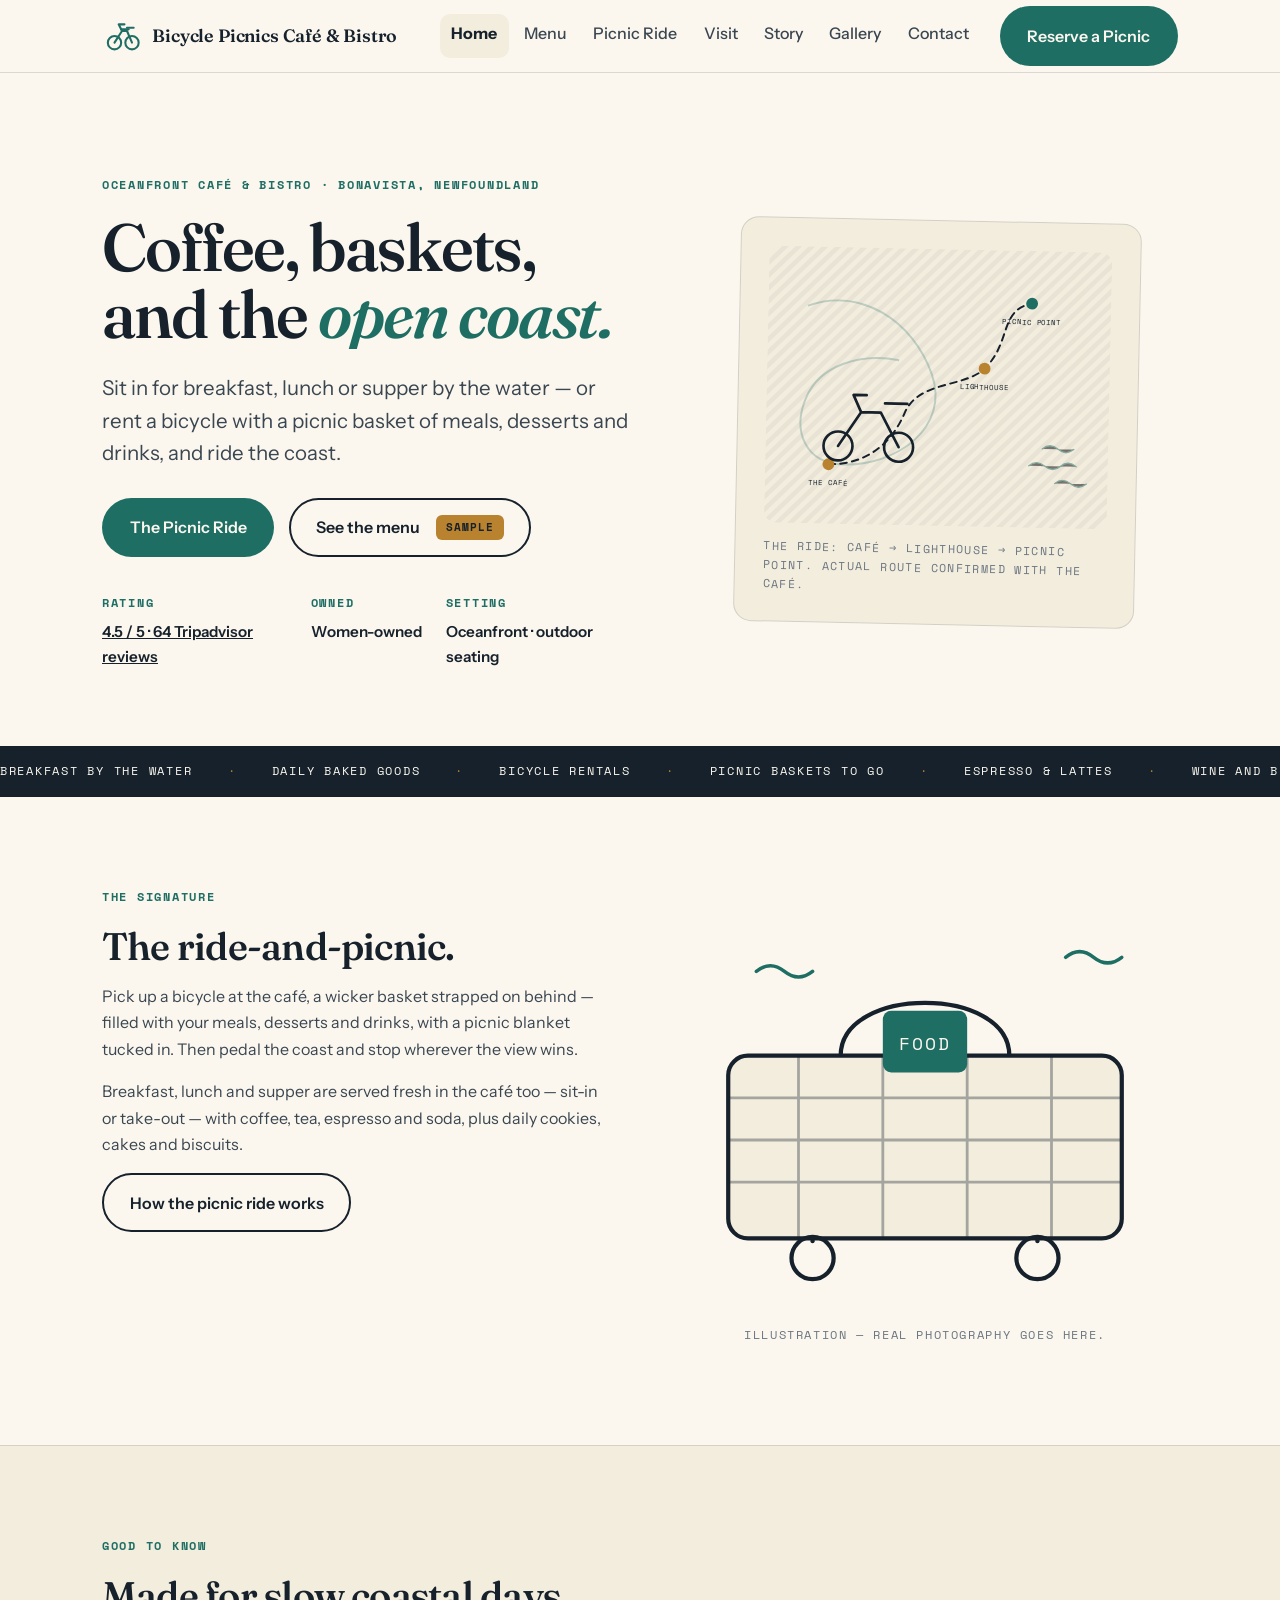
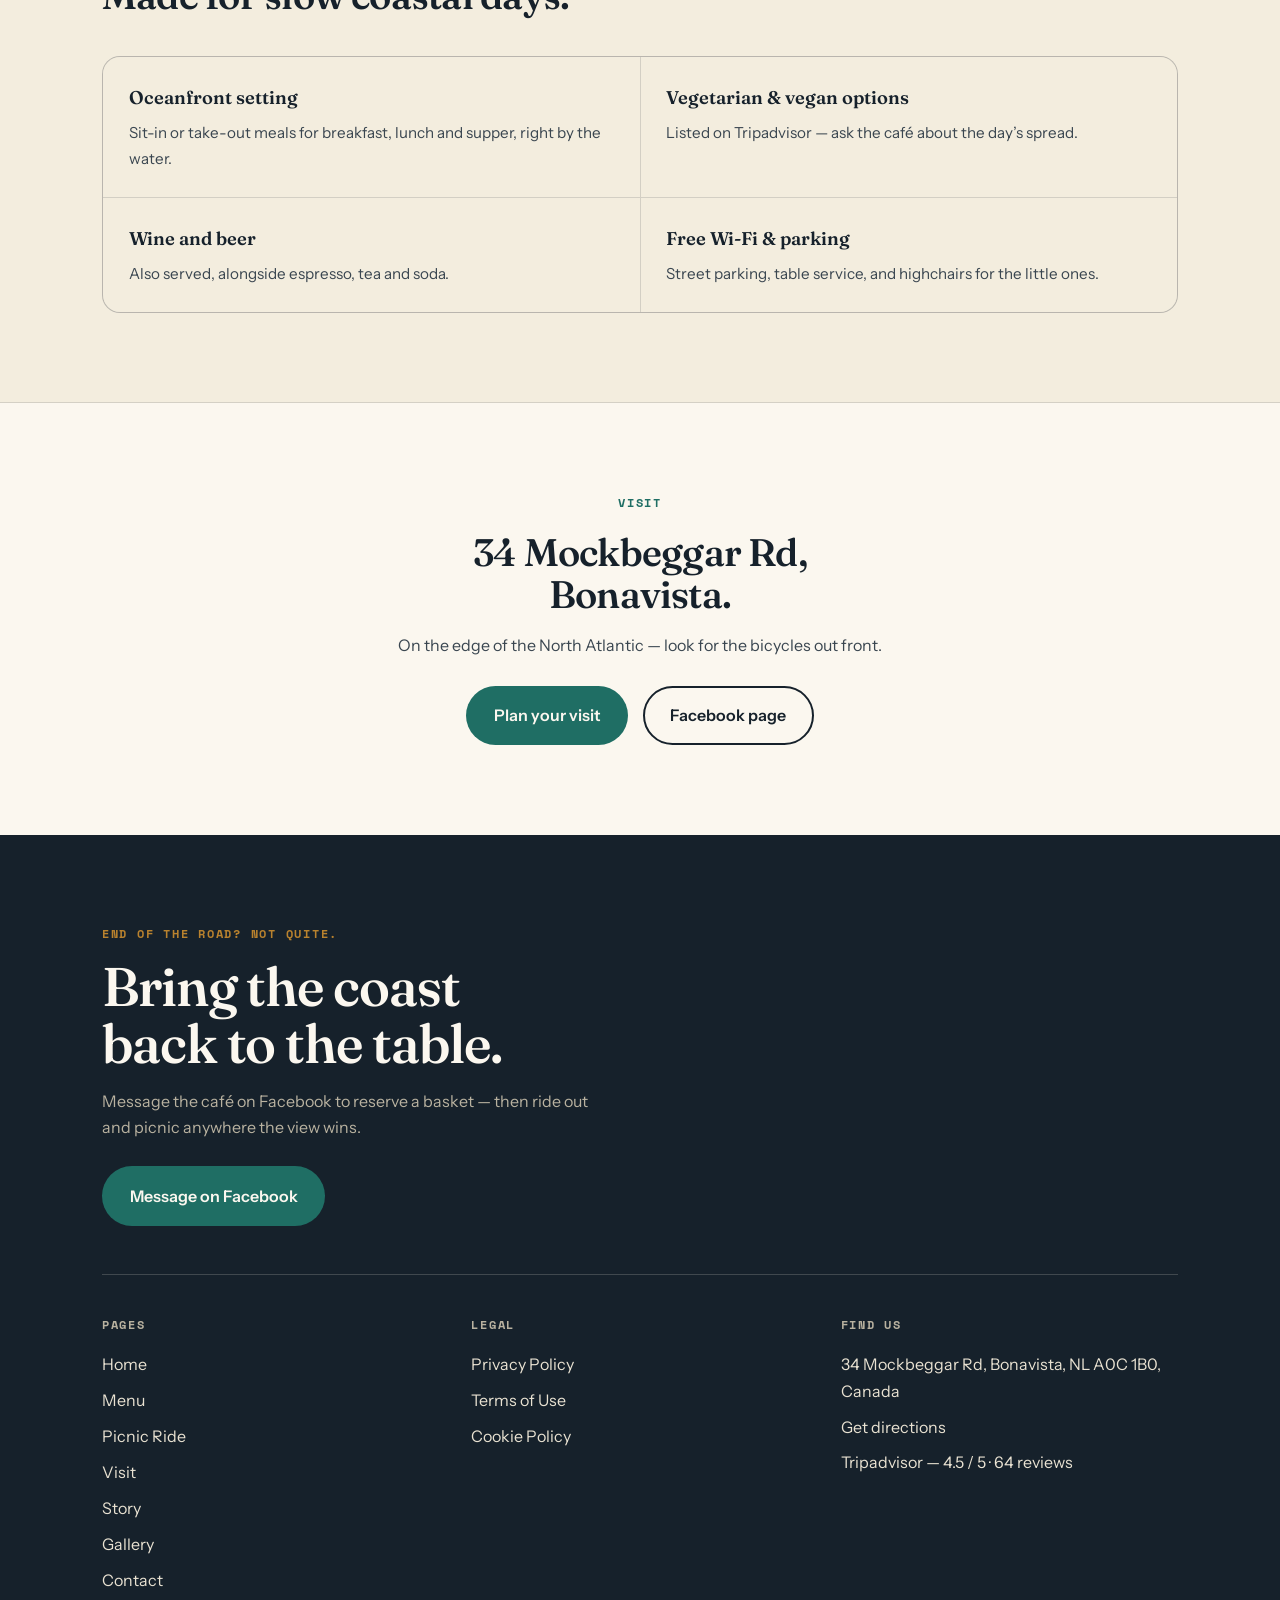
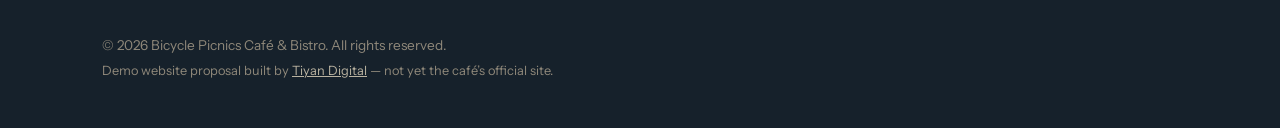
<file: index.html>
<!DOCTYPE html>
<html lang="en-CA" class="no-js">
<head>
<meta charset="utf-8">
<meta name="viewport" content="width=device-width, initial-scale=1">
<title>Oceanfront Café & Bistro in Bonavista, NL — Bicycle Picnics Café & Bistro</title>
<meta name="description" content="Coffee, baskets, and the open coast. Sit in for breakfast, lunch or supper by the water — or rent a bicycle with a picnic basket and ride the coast.">
<meta property="og:title" content="Oceanfront Café & Bistro in Bonavista, NL — Bicycle Picnics Café & Bistro">
<meta property="og:description" content="Coffee, baskets, and the open coast. Sit in for breakfast, lunch or supper by the water — or rent a bicycle with a picnic basket and ride the coast.">
<meta property="og:type" content="website">
<meta name="theme-color" content="#fbf7ef">
<link rel="icon" href="data:image/svg+xml,<svg xmlns='http://www.w3.org/2000/svg' viewBox='0 0 48 48'><circle cx='15' cy='32' r='8' fill='none' stroke='%231f6e64' stroke-width='4'/><circle cx='36' cy='32' r='8' fill='none' stroke='%231f6e64' stroke-width='4'/><path d='M15 32 24 18h6l6 14' fill='none' stroke='%231f6e64' stroke-width='4' stroke-linecap='round'/></svg>">
<link rel="preconnect" href="https://fonts.googleapis.com"><link rel="preconnect" href="https://fonts.gstatic.com" crossorigin><link href="https://fonts.googleapis.com/css2?family=Fraunces:ital,opsz,wght@0,9..144,300..700;1,9..144,300..700&family=Instrument+Sans:ital,wght@0,400..700;1,400..700&family=Space+Mono:wght@400;700&display=swap" rel="stylesheet">
<link rel="stylesheet" href="styles.css">

</head>
<body>
<a class="skip" href="#main">Skip to content</a>
<header class="site-head">
  <div class="wrap head-in">
    <a class="brand" href="index.html" aria-label="Bicycle Picnics Café & Bistro — home">
      <svg class="mark" viewBox="0 0 48 48" fill="none" aria-hidden="true">
<circle cx="15" cy="32" r="8" stroke="currentColor" stroke-width="2.5"/>
<circle cx="36" cy="32" r="8" stroke="currentColor" stroke-width="2.5"/>
<path d="M15 32 24 18h6l6 14M24 18l-4-8h7" stroke="currentColor" stroke-width="2.5" stroke-linecap="round" stroke-linejoin="round"/>
<path d="M23 16h9" stroke="currentColor" stroke-width="2.5" stroke-linecap="round"/>
<path d="M30 14h8" stroke="currentColor" stroke-width="2.5" stroke-linecap="round"/>
</svg>
      <span class="brand-word">Bicycle Picnics Café & Bistro</span>
    </a>
    <button class="nav-toggle" aria-expanded="false" aria-controls="site-nav" aria-label="Open menu">
      <span></span><span></span><span></span>
    </button>
    <nav id="site-nav" class="site-nav" aria-label="Primary">
      <ul><li><a href="index.html" class="nav-link is-active" aria-current="page">Home</a></li><li><a href="menu.html" class="nav-link">Menu</a></li><li><a href="picnic.html" class="nav-link">Picnic Ride</a></li><li><a href="visit.html" class="nav-link">Visit</a></li><li><a href="story.html" class="nav-link">Story</a></li><li><a href="gallery.html" class="nav-link">Gallery</a></li><li><a href="contact.html" class="nav-link">Contact</a></li></ul>
      <a class="btn btn-primary nav-cta" href="contact.html">Reserve a Picnic</a>
    </nav>
  </div>
</header>
<main id="main">

<section class="hero">
  <div class="wrap hero-grid">
    <div class="hero-copy">
      <p class="eyebrow mono reveal">Oceanfront café &amp; bistro · Bonavista, Newfoundland</p>
      <h1 class="h-display reveal-mask"><span class="line"><span>Coffee, baskets,</span></span><span class="line"><span>and the <em>open coast.</em></span></span></h1>
      <p class="lede reveal">Sit in for breakfast, lunch or supper by the water — or rent a bicycle with a picnic basket of meals, desserts and drinks, and ride the coast.</p>
      <div class="cta-row reveal">
        <a class="btn btn-primary" href="picnic.html">The Picnic Ride</a>
        <a class="btn btn-ghost" href="menu.html">See the menu <span class="sample-badge" title="Placeholder content — confirm with the café">SAMPLE</span></a>
      </div>
      <dl class="trust-strip reveal">
        <div><dt class="mono">Rating</dt><dd><a href="https://www.TripAdvisor.ca/Restaurant_Review-g499186-d14901459-Reviews-Bicycle_Picnics_Cafe_Bistro-Bonavista_Newfoundland_Newfoundland_and_Labrador.html" target="_blank" rel="noopener">4.5 / 5 · 64 Tripadvisor reviews</a></dd></div>
        <div><dt class="mono">Owned</dt><dd>Women-owned</dd></div>
        <div><dt class="mono">Setting</dt><dd>Oceanfront · outdoor seating</dd></div>
      </dl>
    </div>
    <div class="hero-media reveal">
      <figure class="route-card">
        <svg class="route-svg" viewBox="0 0 520 420" role="img" aria-label="Illustrated coastal route: the café, the lighthouse, and the picnic point">
  <defs>
    <pattern id="weave" width="14" height="14" patternUnits="userSpaceOnUse" patternTransform="rotate(45)">
      <rect width="14" height="14" fill="none"/>
      <rect width="7" height="14" fill="currentColor" opacity="0.05"/>
    </pattern>
  </defs>
  <rect x="0" y="0" width="520" height="420" fill="url(#weave)" rx="18"/>
  <path d="M60,90 C140,60 220,110 250,190 C280,270 200,330 120,330 C60,330 40,280 60,230 C80,180 140,160 200,170"
        fill="none" stroke="#1f6e64" stroke-width="3" opacity="0.25"/>
  <path class="route-path" d="M96,330 C150,330 190,300 210,250 C230,200 300,210 330,180 C370,140 350,90 400,80"
        fill="none" stroke="#16212b" stroke-width="3" stroke-dasharray="10 8" stroke-linecap="round"/>
  <g class="wp"><circle cx="96" cy="330" r="9" fill="#b9822e"/><text x="96" y="362" text-anchor="middle" class="wp-label">THE CAFÉ</text></g>
  <g class="wp"><circle cx="330" cy="180" r="9" fill="#b9822e"/><text x="330" y="212" text-anchor="middle" class="wp-label">LIGHTHOUSE</text></g>
  <g class="wp"><circle cx="400" cy="80" r="9" fill="#1f6e64"/><text x="400" y="112" text-anchor="middle" class="wp-label">PICNIC POINT</text></g>
  <g class="wave-lines" stroke="#1f6e64" stroke-width="2" opacity="0.5" stroke-linecap="round">
    <path d="M420,300 q12,-10 24,0 t24,0"/><path d="M400,326 q12,-10 24,0 t24,0 t24,0"/>
    <path d="M440,352 q12,-10 24,0 t24,0"/>
  </g>
  <g class="bike-ico" transform="translate(-70,52)" stroke="#16212b" stroke-width="4" fill="none" stroke-linecap="round" stroke-linejoin="round">
    <circle cx="180" cy="250" r="22"/><circle cx="272" cy="250" r="22"/>
    <path d="M180 250 214 198h30l28 52M214 198l-12-26h20M250 184h34"/>
  </g>
</svg>
        <figcaption class="mono">The ride: café → lighthouse → picnic point. Actual route confirmed with the café.</figcaption>
      </figure>
    </div>
  </div>
</section>

<div class="marquee" aria-hidden="true">
  <div class="marquee-track mono">
    <span>Breakfast by the water</span><i>·</i><span>Daily baked goods</span><i>·</i><span>Bicycle rentals</span><i>·</i><span>Picnic baskets to go</span><i>·</i><span>Espresso &amp; lattes</span><i>·</i><span>Wine and beer</span><i>·</i>
    <span>Breakfast by the water</span><i>·</i><span>Daily baked goods</span><i>·</i><span>Bicycle rentals</span><i>·</i><span>Picnic baskets to go</span><i>·</i><span>Espresso &amp; lattes</span><i>·</i><span>Wine and beer</span><i>·</i>
  </div>
</div>

<section class="section">
  <div class="wrap split">
    <div>
      <p class="eyebrow mono">The signature</p>
      <h2 class="h2">The ride-and-picnic.</h2>
      <p class="body">Pick up a bicycle at the café, a wicker basket strapped on behind — filled with your meals, desserts and drinks, with a picnic blanket tucked in. Then pedal the coast and stop wherever the view wins.</p>
      <p class="body">Breakfast, lunch and supper are served fresh in the café too — sit-in or take-out — with coffee, tea, espresso and soda, plus daily cookies, cakes and biscuits.</p>
      <a class="btn btn-ghost" href="picnic.html">How the picnic ride works</a>
    </div>
    <div class="basket-art" aria-hidden="true">
      <svg viewBox="0 0 360 300" class="art">
        <rect x="40" y="120" width="280" height="130" rx="14" fill="#f3edde" stroke="#16212b" stroke-width="3"/>
        <g stroke="#16212b" stroke-width="2" opacity="0.35">
          <line x1="40" y1="150" x2="320" y2="150"/><line x1="40" y1="180" x2="320" y2="180"/>
          <line x1="40" y1="210" x2="320" y2="210"/>
          <line x1="90" y1="120" x2="90" y2="250"/><line x1="150" y1="120" x2="150" y2="250"/>
          <line x1="210" y1="120" x2="210" y2="250"/><line x1="270" y1="120" x2="270" y2="250"/>
        </g>
        <path d="M120,120 C120,70 240,70 240,120" fill="none" stroke="#16212b" stroke-width="3"/>
        <rect x="150" y="88" width="60" height="44" rx="6" fill="#1f6e64"/>
        <text x="180" y="116" text-anchor="middle" class="art-label" fill="#fbf7ef">FOOD</text>
        <g stroke="#16212b" stroke-width="3" fill="none" stroke-linecap="round">
          <circle cx="100" cy="264" r="15"/><circle cx="260" cy="264" r="15"/>
          <line x1="100" y1="250" x2="100" y2="252"/><line x1="260" y1="250" x2="260" y2="252"/>
        </g>
        <path d="M60,60 q10,-8 20,0 t20,0" stroke="#1f6e64" stroke-width="2.5" fill="none" stroke-linecap="round"/>
        <path d="M280,50 q10,-8 20,0 t20,0" stroke="#1f6e64" stroke-width="2.5" fill="none" stroke-linecap="round"/>
      </svg>
      <p class="mono art-cap">Illustration — real photography goes here.</p>
    </div>
  </div>
</section>

<section class="section alt">
  <div class="wrap">
    <p class="eyebrow mono">Good to know</p>
    <h2 class="h2">Made for slow coastal days.</h2>
    <ul class="fact-grid">
      <li><span class="fact-h">Oceanfront setting</span><span class="fact-b">Sit-in or take-out meals for breakfast, lunch and supper, right by the water.</span></li>
      <li><span class="fact-h">Vegetarian &amp; vegan options</span><span class="fact-b">Listed on Tripadvisor — ask the café about the day’s spread.</span></li>
      <li><span class="fact-h">Wine and beer</span><span class="fact-b">Also served, alongside espresso, tea and soda.</span></li>
      <li><span class="fact-h">Free Wi-Fi &amp; parking</span><span class="fact-b">Street parking, table service, and highchairs for the little ones.</span></li>
    </ul>
  </div>
</section>

<section class="section">
  <div class="wrap center-narrow">
    <p class="eyebrow mono">Visit</p>
    <h2 class="h2">34 Mockbeggar Rd,<br>Bonavista.</h2>
    <p class="body center">On the edge of the North Atlantic — look for the bicycles out front.</p>
    <div class="cta-row center">
      <a class="btn btn-primary" href="visit.html">Plan your visit</a>
      <a class="btn btn-ghost" href="https://www.facebook.com/bonavistapicnicscafe/" target="_blank" rel="noopener">Facebook page</a>
    </div>
  </div>
</section>

</main>
<footer class="site-foot">
  <div class="wrap">
    <p class="foot-kicker mono">End of the road? Not quite.</p>
    <h2 class="foot-h">Bring the coast<br>back to the table.</h2>
    <p class="foot-sub">Message the café on Facebook to reserve a basket — then ride out and picnic anywhere the view wins.</p>
    <a class="btn btn-primary" href="https://www.facebook.com/bonavistapicnicscafe/" target="_blank" rel="noopener">Message on Facebook</a>
    <div class="foot-grid">
      <div>
        <p class="mono foot-h4">Pages</p>
        <ul class="foot-links">
          <li><a href="index.html">Home</a></li><li><a href="menu.html">Menu</a></li><li><a href="picnic.html">Picnic Ride</a></li><li><a href="visit.html">Visit</a></li><li><a href="story.html">Story</a></li><li><a href="gallery.html">Gallery</a></li><li><a href="contact.html">Contact</a></li>
        </ul>
      </div>
      <div>
        <p class="mono foot-h4">Legal</p>
        <ul class="foot-links">
          <li><a href="privacy.html">Privacy Policy</a></li>
          <li><a href="terms.html">Terms of Use</a></li>
          <li><a href="cookies.html">Cookie Policy</a></li>
        </ul>
      </div>
      <div>
        <p class="mono foot-h4">Find us</p>
        <ul class="foot-links">
          <li>34 Mockbeggar Rd, Bonavista, NL A0C 1B0, Canada</li>
          <li><a href="https://www.google.com/maps/search/?api=1&query=34+Mockbeggar+Rd,+Bonavista,+NL" target="_blank" rel="noopener">Get directions</a></li>
          <li><a href="https://www.TripAdvisor.ca/Restaurant_Review-g499186-d14901459-Reviews-Bicycle_Picnics_Cafe_Bistro-Bonavista_Newfoundland_Newfoundland_and_Labrador.html" target="_blank" rel="noopener">Tripadvisor — 4.5 / 5 · 64 reviews</a></li>
        </ul>
      </div>
    </div>
    <p class="foot-note">© 2026 Bicycle Picnics Café & Bistro. All rights reserved.<br>
    <span class="demo-note">Demo website proposal built by <a href="https://tiyandegital.com">Tiyan Digital</a> — not yet the café’s official site.</span></p>
  </div>
</footer>
<script src="script.js"></script>
</body>
</html>
<!-- deploy-trigger: initial production deployment -->
</file>
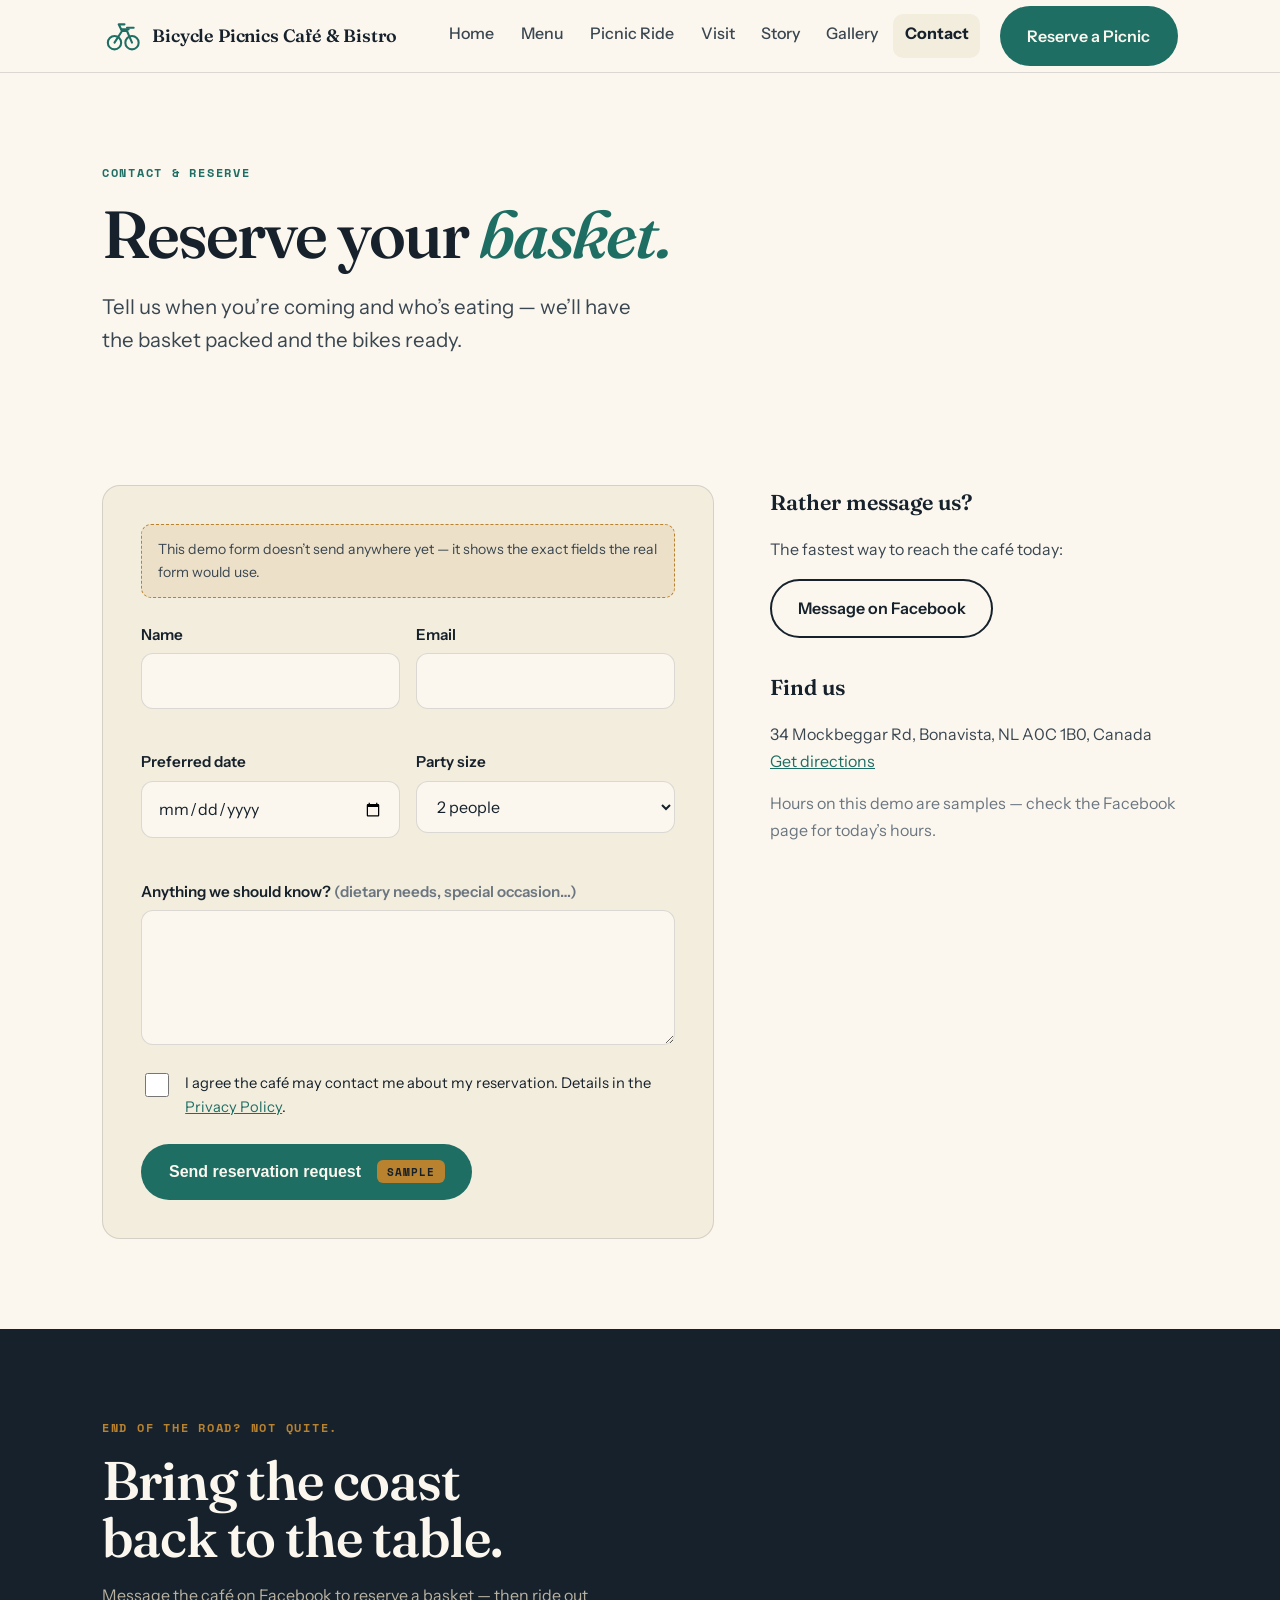
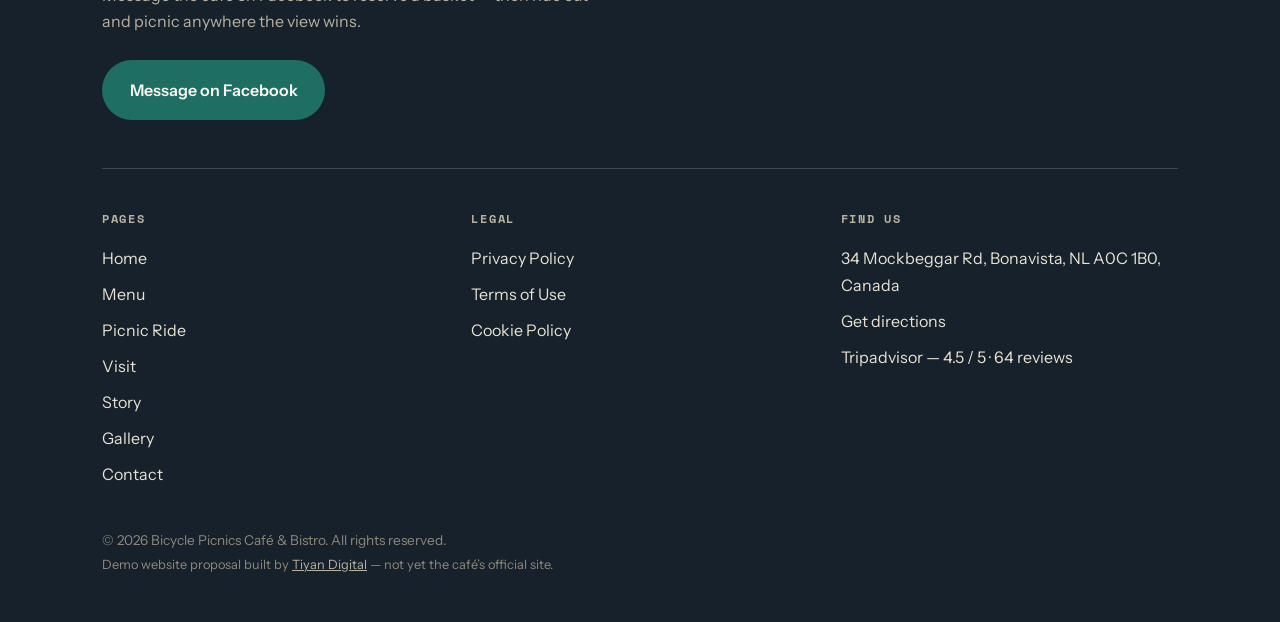
<file: contact.html>
<!DOCTYPE html>
<html lang="en-CA" class="no-js">
<head>
<meta charset="utf-8">
<meta name="viewport" content="width=device-width, initial-scale=1">
<title>Contact & Reserve — Bicycle Picnics Café & Bistro</title>
<meta name="description" content="Reserve a picnic basket or bicycle, ask a question, or just say hello. Message us on Facebook or send the form.">
<meta property="og:title" content="Contact & Reserve — Bicycle Picnics Café & Bistro">
<meta property="og:description" content="Reserve a picnic basket or bicycle, ask a question, or just say hello. Message us on Facebook or send the form.">
<meta property="og:type" content="website">
<meta name="theme-color" content="#fbf7ef">
<link rel="icon" href="data:image/svg+xml,<svg xmlns='http://www.w3.org/2000/svg' viewBox='0 0 48 48'><circle cx='15' cy='32' r='8' fill='none' stroke='%231f6e64' stroke-width='4'/><circle cx='36' cy='32' r='8' fill='none' stroke='%231f6e64' stroke-width='4'/><path d='M15 32 24 18h6l6 14' fill='none' stroke='%231f6e64' stroke-width='4' stroke-linecap='round'/></svg>">
<link rel="preconnect" href="https://fonts.googleapis.com"><link rel="preconnect" href="https://fonts.gstatic.com" crossorigin><link href="https://fonts.googleapis.com/css2?family=Fraunces:ital,opsz,wght@0,9..144,300..700;1,9..144,300..700&family=Instrument+Sans:ital,wght@0,400..700;1,400..700&family=Space+Mono:wght@400;700&display=swap" rel="stylesheet">
<link rel="stylesheet" href="styles.css">

</head>
<body>
<a class="skip" href="#main">Skip to content</a>
<header class="site-head">
  <div class="wrap head-in">
    <a class="brand" href="index.html" aria-label="Bicycle Picnics Café & Bistro — home">
      <svg class="mark" viewBox="0 0 48 48" fill="none" aria-hidden="true">
<circle cx="15" cy="32" r="8" stroke="currentColor" stroke-width="2.5"/>
<circle cx="36" cy="32" r="8" stroke="currentColor" stroke-width="2.5"/>
<path d="M15 32 24 18h6l6 14M24 18l-4-8h7" stroke="currentColor" stroke-width="2.5" stroke-linecap="round" stroke-linejoin="round"/>
<path d="M23 16h9" stroke="currentColor" stroke-width="2.5" stroke-linecap="round"/>
<path d="M30 14h8" stroke="currentColor" stroke-width="2.5" stroke-linecap="round"/>
</svg>
      <span class="brand-word">Bicycle Picnics Café & Bistro</span>
    </a>
    <button class="nav-toggle" aria-expanded="false" aria-controls="site-nav" aria-label="Open menu">
      <span></span><span></span><span></span>
    </button>
    <nav id="site-nav" class="site-nav" aria-label="Primary">
      <ul><li><a href="index.html" class="nav-link">Home</a></li><li><a href="menu.html" class="nav-link">Menu</a></li><li><a href="picnic.html" class="nav-link">Picnic Ride</a></li><li><a href="visit.html" class="nav-link">Visit</a></li><li><a href="story.html" class="nav-link">Story</a></li><li><a href="gallery.html" class="nav-link">Gallery</a></li><li><a href="contact.html" class="nav-link is-active" aria-current="page">Contact</a></li></ul>
      <a class="btn btn-primary nav-cta" href="contact.html">Reserve a Picnic</a>
    </nav>
  </div>
</header>
<main id="main">

<section class="section page-top">
  <div class="wrap">
    <p class="eyebrow mono">Contact &amp; reserve</p>
    <h1 class="h-display">Reserve your <em>basket.</em></h1>
    <p class="lede">Tell us when you’re coming and who’s eating — we’ll have the basket packed and the bikes ready.</p>
  </div>
</section>
<section class="section">
  <div class="wrap contact-grid">
    <form class="cform" id="reserve-form" novalidate>
      <p class="form-note">This demo form doesn’t send anywhere yet — it shows the exact fields the real form would use.</p>
      <div class="frow">
        <div class="field"><label for="fname">Name</label><input id="fname" name="name" type="text" autocomplete="name" required><span class="err" id="e-fname"></span></div>
        <div class="field"><label for="femail">Email</label><input id="femail" name="email" type="email" autocomplete="email" required><span class="err" id="e-femail"></span></div>
      </div>
      <div class="frow">
        <div class="field"><label for="fdate">Preferred date</label><input id="fdate" name="date" type="date" required><span class="err" id="e-fdate"></span></div>
        <div class="field"><label for="fparty">Party size</label>
          <select id="fparty" name="party"><option>2 people</option><option>3–4 people</option><option>5+ people</option></select></div>
      </div>
      <div class="field"><label for="fmsg">Anything we should know? <span class="quiet">(dietary needs, special occasion…)</span></label>
        <textarea id="fmsg" name="message" rows="4"></textarea></div>
      <div class="field consent">
        <input type="checkbox" id="fconsent" required>
        <label for="fconsent">I agree the café may contact me about my reservation. Details in the <a href="privacy.html">Privacy Policy</a>.</label>
        <span class="err" id="e-fconsent"></span>
      </div>
      <button class="btn btn-primary" type="submit">Send reservation request <span class="sample-badge" title="Placeholder content — confirm with the café">SAMPLE</span></button>
      <p class="form-ok" id="form-ok" role="status" hidden>Thanks — in the live site this would send your request to the café.</p>
    </form>
    <aside class="contact-side">
      <h2 class="h3">Rather message us?</h2>
      <p class="body">The fastest way to reach the café today:</p>
      <a class="btn btn-ghost" href="https://www.facebook.com/bonavistapicnicscafe/" target="_blank" rel="noopener">Message on Facebook</a>
      <h2 class="h3" style="margin-top:2rem">Find us</h2>
      <p class="body">34 Mockbeggar Rd, Bonavista, NL A0C 1B0, Canada<br><a href="https://www.google.com/maps/search/?api=1&query=34+Mockbeggar+Rd,+Bonavista,+NL" target="_blank" rel="noopener">Get directions</a></p>
      <p class="body quiet">Hours on this demo are samples — check the Facebook page for today’s hours.</p>
    </aside>
  </div>
</section>

</main>
<footer class="site-foot">
  <div class="wrap">
    <p class="foot-kicker mono">End of the road? Not quite.</p>
    <h2 class="foot-h">Bring the coast<br>back to the table.</h2>
    <p class="foot-sub">Message the café on Facebook to reserve a basket — then ride out and picnic anywhere the view wins.</p>
    <a class="btn btn-primary" href="https://www.facebook.com/bonavistapicnicscafe/" target="_blank" rel="noopener">Message on Facebook</a>
    <div class="foot-grid">
      <div>
        <p class="mono foot-h4">Pages</p>
        <ul class="foot-links">
          <li><a href="index.html">Home</a></li><li><a href="menu.html">Menu</a></li><li><a href="picnic.html">Picnic Ride</a></li><li><a href="visit.html">Visit</a></li><li><a href="story.html">Story</a></li><li><a href="gallery.html">Gallery</a></li><li><a href="contact.html">Contact</a></li>
        </ul>
      </div>
      <div>
        <p class="mono foot-h4">Legal</p>
        <ul class="foot-links">
          <li><a href="privacy.html">Privacy Policy</a></li>
          <li><a href="terms.html">Terms of Use</a></li>
          <li><a href="cookies.html">Cookie Policy</a></li>
        </ul>
      </div>
      <div>
        <p class="mono foot-h4">Find us</p>
        <ul class="foot-links">
          <li>34 Mockbeggar Rd, Bonavista, NL A0C 1B0, Canada</li>
          <li><a href="https://www.google.com/maps/search/?api=1&query=34+Mockbeggar+Rd,+Bonavista,+NL" target="_blank" rel="noopener">Get directions</a></li>
          <li><a href="https://www.TripAdvisor.ca/Restaurant_Review-g499186-d14901459-Reviews-Bicycle_Picnics_Cafe_Bistro-Bonavista_Newfoundland_Newfoundland_and_Labrador.html" target="_blank" rel="noopener">Tripadvisor — 4.5 / 5 · 64 reviews</a></li>
        </ul>
      </div>
    </div>
    <p class="foot-note">© 2026 Bicycle Picnics Café & Bistro. All rights reserved.<br>
    <span class="demo-note">Demo website proposal built by <a href="https://tiyandegital.com">Tiyan Digital</a> — not yet the café’s official site.</span></p>
  </div>
</footer>
<script src="script.js"></script>
</body>
</html>
</file>
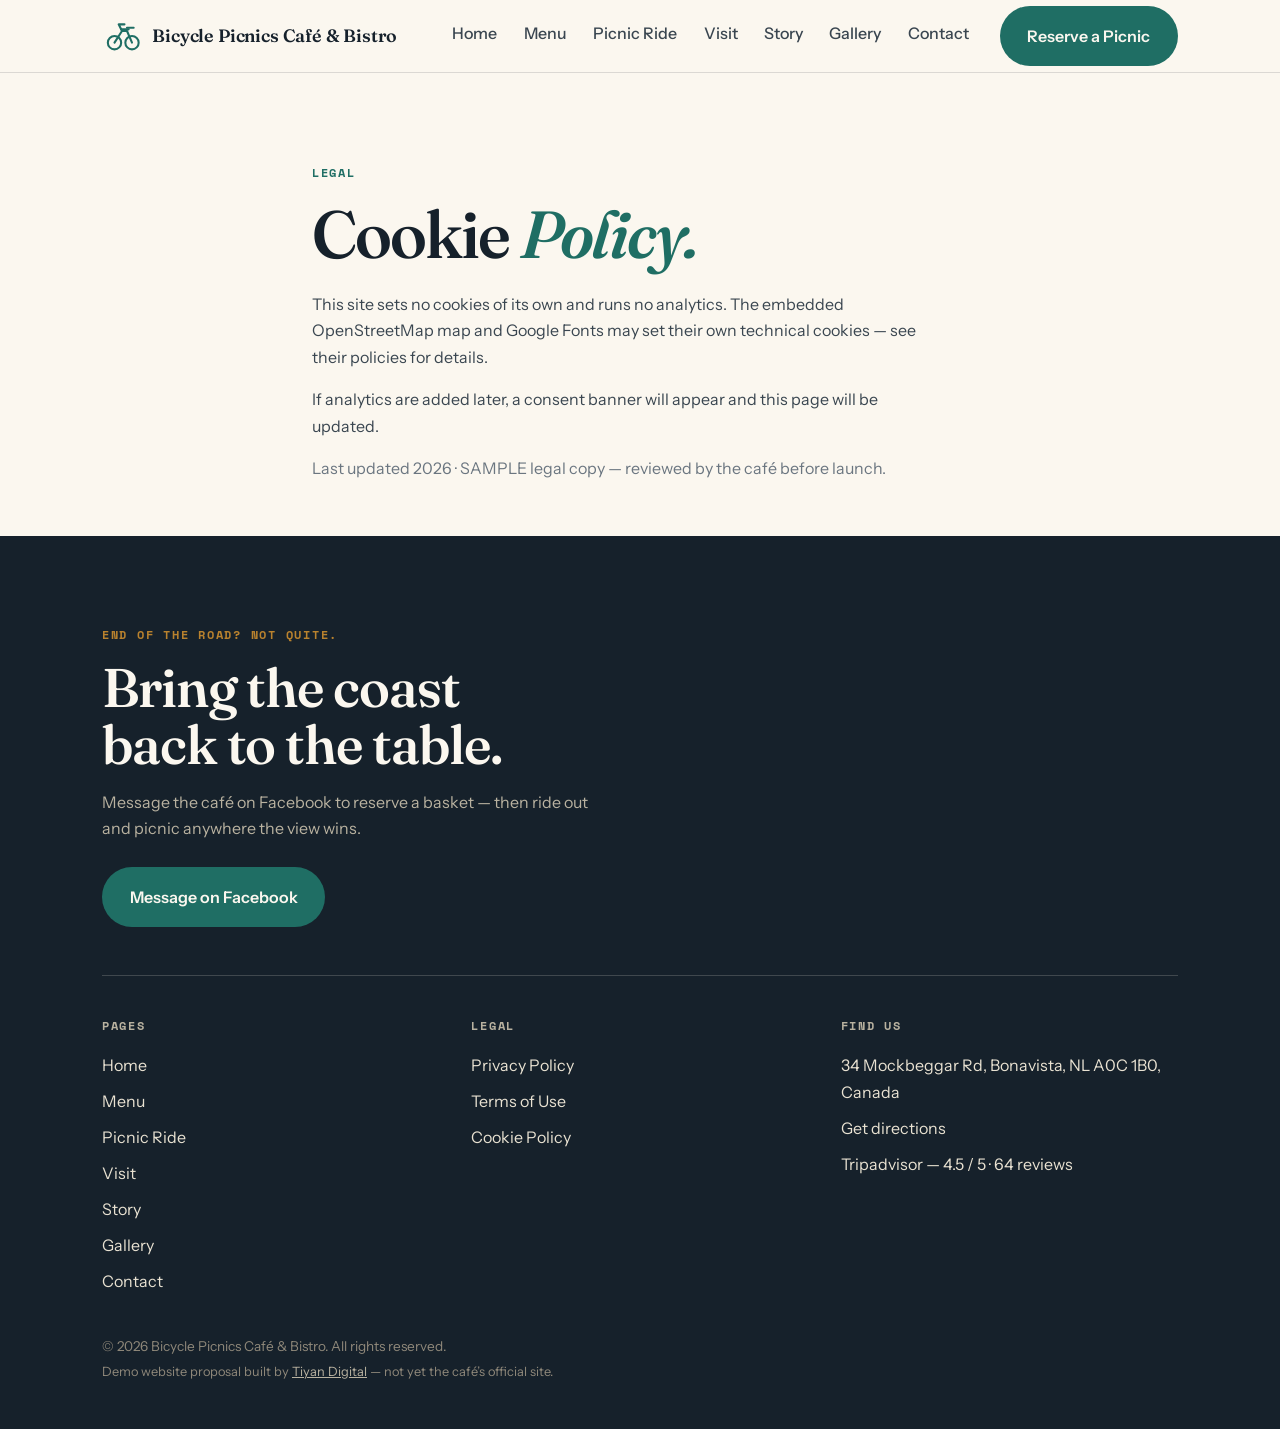
<file: cookies.html>
<!DOCTYPE html>
<html lang="en-CA" class="no-js">
<head>
<meta charset="utf-8">
<meta name="viewport" content="width=device-width, initial-scale=1">
<title>Cookie Policy — Bicycle Picnics Café & Bistro</title>
<meta name="description" content="Cookie policy for the café website.">
<meta property="og:title" content="Cookie Policy — Bicycle Picnics Café & Bistro">
<meta property="og:description" content="Cookie policy for the café website.">
<meta property="og:type" content="website">
<meta name="theme-color" content="#fbf7ef">
<link rel="icon" href="data:image/svg+xml,<svg xmlns='http://www.w3.org/2000/svg' viewBox='0 0 48 48'><circle cx='15' cy='32' r='8' fill='none' stroke='%231f6e64' stroke-width='4'/><circle cx='36' cy='32' r='8' fill='none' stroke='%231f6e64' stroke-width='4'/><path d='M15 32 24 18h6l6 14' fill='none' stroke='%231f6e64' stroke-width='4' stroke-linecap='round'/></svg>">
<link rel="preconnect" href="https://fonts.googleapis.com"><link rel="preconnect" href="https://fonts.gstatic.com" crossorigin><link href="https://fonts.googleapis.com/css2?family=Fraunces:ital,opsz,wght@0,9..144,300..700;1,9..144,300..700&family=Instrument+Sans:ital,wght@0,400..700;1,400..700&family=Space+Mono:wght@400;700&display=swap" rel="stylesheet">
<link rel="stylesheet" href="styles.css">

</head>
<body>
<a class="skip" href="#main">Skip to content</a>
<header class="site-head">
  <div class="wrap head-in">
    <a class="brand" href="index.html" aria-label="Bicycle Picnics Café & Bistro — home">
      <svg class="mark" viewBox="0 0 48 48" fill="none" aria-hidden="true">
<circle cx="15" cy="32" r="8" stroke="currentColor" stroke-width="2.5"/>
<circle cx="36" cy="32" r="8" stroke="currentColor" stroke-width="2.5"/>
<path d="M15 32 24 18h6l6 14M24 18l-4-8h7" stroke="currentColor" stroke-width="2.5" stroke-linecap="round" stroke-linejoin="round"/>
<path d="M23 16h9" stroke="currentColor" stroke-width="2.5" stroke-linecap="round"/>
<path d="M30 14h8" stroke="currentColor" stroke-width="2.5" stroke-linecap="round"/>
</svg>
      <span class="brand-word">Bicycle Picnics Café & Bistro</span>
    </a>
    <button class="nav-toggle" aria-expanded="false" aria-controls="site-nav" aria-label="Open menu">
      <span></span><span></span><span></span>
    </button>
    <nav id="site-nav" class="site-nav" aria-label="Primary">
      <ul><li><a href="index.html" class="nav-link">Home</a></li><li><a href="menu.html" class="nav-link">Menu</a></li><li><a href="picnic.html" class="nav-link">Picnic Ride</a></li><li><a href="visit.html" class="nav-link">Visit</a></li><li><a href="story.html" class="nav-link">Story</a></li><li><a href="gallery.html" class="nav-link">Gallery</a></li><li><a href="contact.html" class="nav-link">Contact</a></li></ul>
      <a class="btn btn-primary nav-cta" href="contact.html">Reserve a Picnic</a>
    </nav>
  </div>
</header>
<main id="main">

<section class="section page-top"><div class="wrap narrow">
<p class="eyebrow mono">Legal</p><h1 class="h-display">Cookie <em>Policy.</em></h1>
<p class="body">This site sets no cookies of its own and runs no analytics. The embedded OpenStreetMap map and Google Fonts may set their own technical cookies — see their policies for details.</p>
<p class="body">If analytics are added later, a consent banner will appear and this page will be updated.</p>
<p class="body quiet">Last updated 2026 · SAMPLE legal copy — reviewed by the café before launch.</p>
</div></section>
</main>
<footer class="site-foot">
  <div class="wrap">
    <p class="foot-kicker mono">End of the road? Not quite.</p>
    <h2 class="foot-h">Bring the coast<br>back to the table.</h2>
    <p class="foot-sub">Message the café on Facebook to reserve a basket — then ride out and picnic anywhere the view wins.</p>
    <a class="btn btn-primary" href="https://www.facebook.com/bonavistapicnicscafe/" target="_blank" rel="noopener">Message on Facebook</a>
    <div class="foot-grid">
      <div>
        <p class="mono foot-h4">Pages</p>
        <ul class="foot-links">
          <li><a href="index.html">Home</a></li><li><a href="menu.html">Menu</a></li><li><a href="picnic.html">Picnic Ride</a></li><li><a href="visit.html">Visit</a></li><li><a href="story.html">Story</a></li><li><a href="gallery.html">Gallery</a></li><li><a href="contact.html">Contact</a></li>
        </ul>
      </div>
      <div>
        <p class="mono foot-h4">Legal</p>
        <ul class="foot-links">
          <li><a href="privacy.html">Privacy Policy</a></li>
          <li><a href="terms.html">Terms of Use</a></li>
          <li><a href="cookies.html">Cookie Policy</a></li>
        </ul>
      </div>
      <div>
        <p class="mono foot-h4">Find us</p>
        <ul class="foot-links">
          <li>34 Mockbeggar Rd, Bonavista, NL A0C 1B0, Canada</li>
          <li><a href="https://www.google.com/maps/search/?api=1&query=34+Mockbeggar+Rd,+Bonavista,+NL" target="_blank" rel="noopener">Get directions</a></li>
          <li><a href="https://www.TripAdvisor.ca/Restaurant_Review-g499186-d14901459-Reviews-Bicycle_Picnics_Cafe_Bistro-Bonavista_Newfoundland_Newfoundland_and_Labrador.html" target="_blank" rel="noopener">Tripadvisor — 4.5 / 5 · 64 reviews</a></li>
        </ul>
      </div>
    </div>
    <p class="foot-note">© 2026 Bicycle Picnics Café & Bistro. All rights reserved.<br>
    <span class="demo-note">Demo website proposal built by <a href="https://tiyandegital.com">Tiyan Digital</a> — not yet the café’s official site.</span></p>
  </div>
</footer>
<script src="script.js"></script>
</body>
</html>
</file>
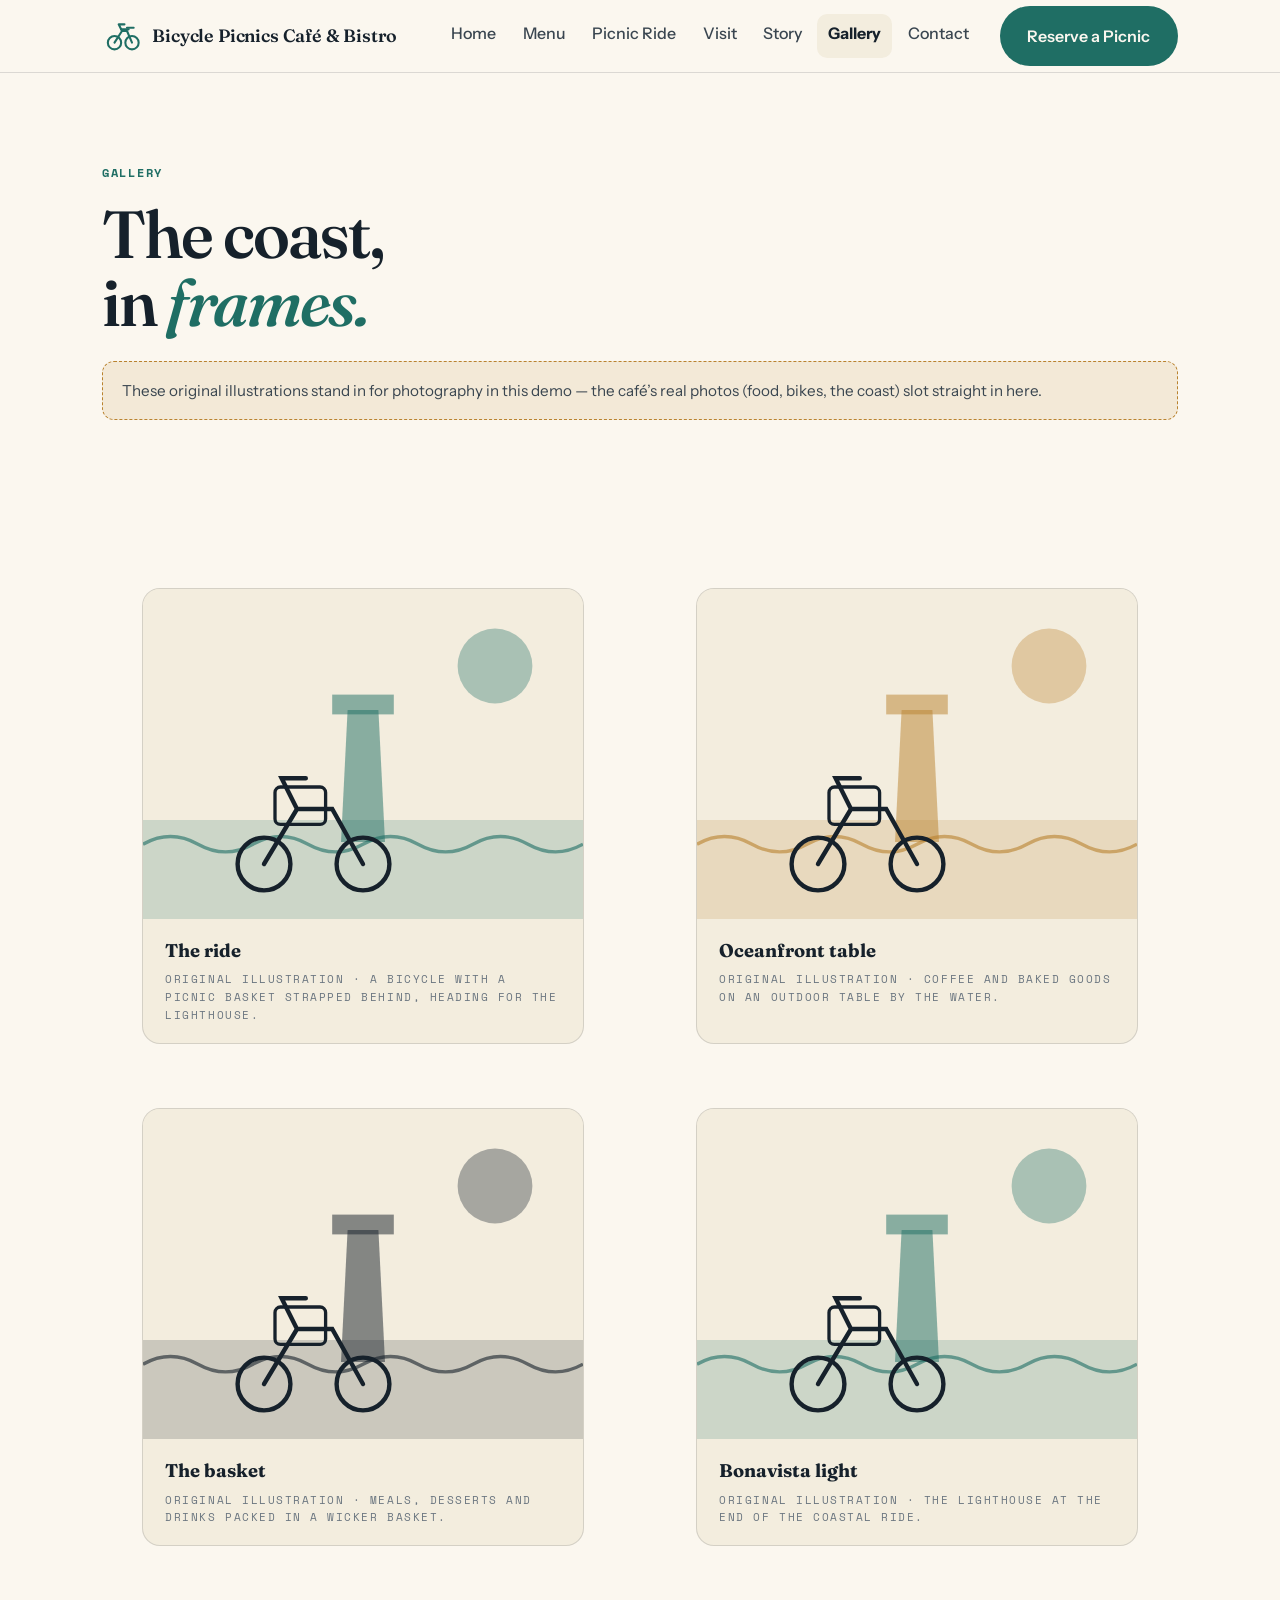
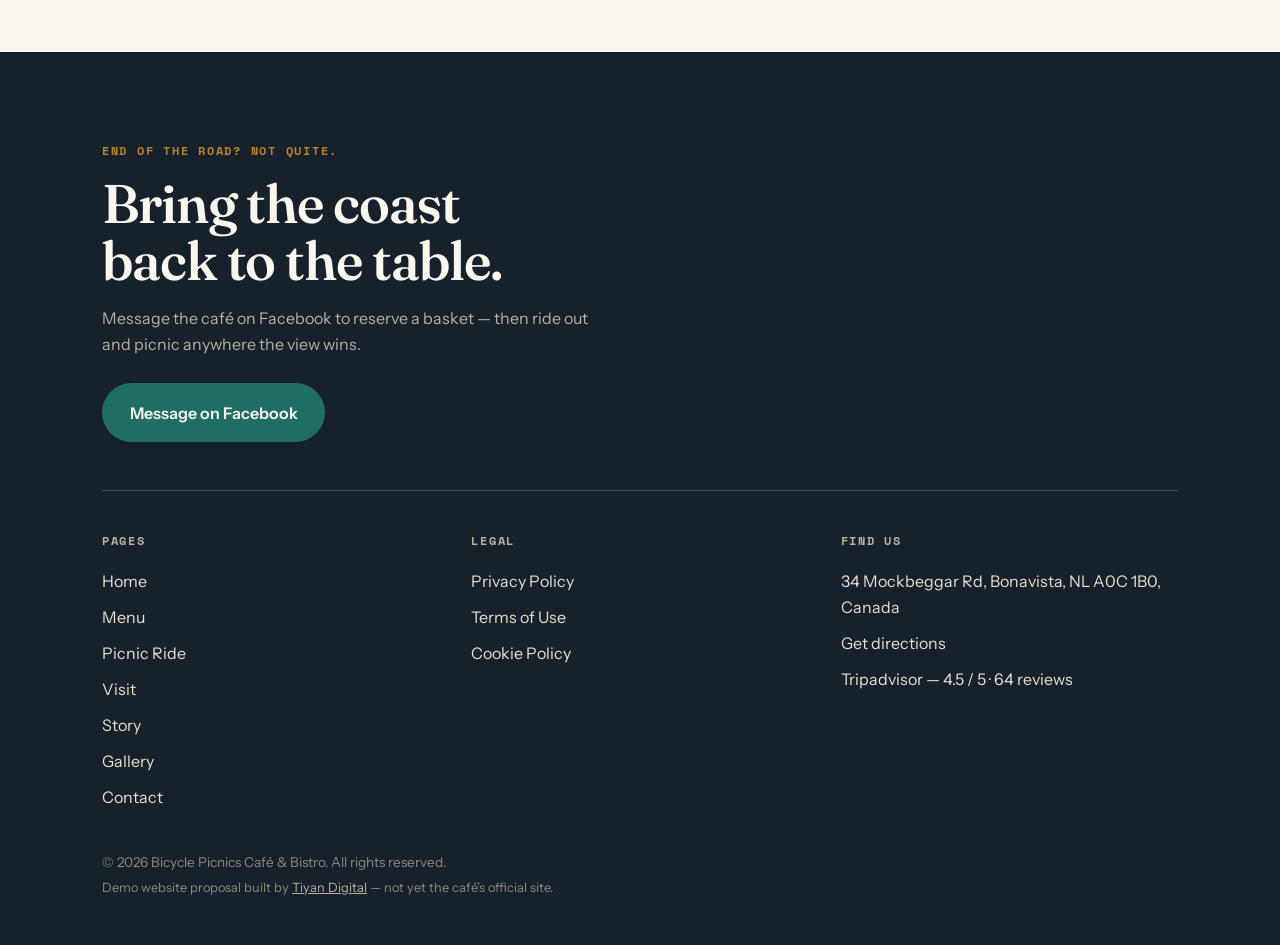
<file: gallery.html>
<!DOCTYPE html>
<html lang="en-CA" class="no-js">
<head>
<meta charset="utf-8">
<meta name="viewport" content="width=device-width, initial-scale=1">
<title>Gallery — Bicycle Picnics Café & Bistro</title>
<meta name="description" content="Snapshots of the café, the coast, and the picnic ride. Illustrations stand in for real photography.">
<meta property="og:title" content="Gallery — Bicycle Picnics Café & Bistro">
<meta property="og:description" content="Snapshots of the café, the coast, and the picnic ride. Illustrations stand in for real photography.">
<meta property="og:type" content="website">
<meta name="theme-color" content="#fbf7ef">
<link rel="icon" href="data:image/svg+xml,<svg xmlns='http://www.w3.org/2000/svg' viewBox='0 0 48 48'><circle cx='15' cy='32' r='8' fill='none' stroke='%231f6e64' stroke-width='4'/><circle cx='36' cy='32' r='8' fill='none' stroke='%231f6e64' stroke-width='4'/><path d='M15 32 24 18h6l6 14' fill='none' stroke='%231f6e64' stroke-width='4' stroke-linecap='round'/></svg>">
<link rel="preconnect" href="https://fonts.googleapis.com"><link rel="preconnect" href="https://fonts.gstatic.com" crossorigin><link href="https://fonts.googleapis.com/css2?family=Fraunces:ital,opsz,wght@0,9..144,300..700;1,9..144,300..700&family=Instrument+Sans:ital,wght@0,400..700;1,400..700&family=Space+Mono:wght@400;700&display=swap" rel="stylesheet">
<link rel="stylesheet" href="styles.css">

</head>
<body>
<a class="skip" href="#main">Skip to content</a>
<header class="site-head">
  <div class="wrap head-in">
    <a class="brand" href="index.html" aria-label="Bicycle Picnics Café & Bistro — home">
      <svg class="mark" viewBox="0 0 48 48" fill="none" aria-hidden="true">
<circle cx="15" cy="32" r="8" stroke="currentColor" stroke-width="2.5"/>
<circle cx="36" cy="32" r="8" stroke="currentColor" stroke-width="2.5"/>
<path d="M15 32 24 18h6l6 14M24 18l-4-8h7" stroke="currentColor" stroke-width="2.5" stroke-linecap="round" stroke-linejoin="round"/>
<path d="M23 16h9" stroke="currentColor" stroke-width="2.5" stroke-linecap="round"/>
<path d="M30 14h8" stroke="currentColor" stroke-width="2.5" stroke-linecap="round"/>
</svg>
      <span class="brand-word">Bicycle Picnics Café & Bistro</span>
    </a>
    <button class="nav-toggle" aria-expanded="false" aria-controls="site-nav" aria-label="Open menu">
      <span></span><span></span><span></span>
    </button>
    <nav id="site-nav" class="site-nav" aria-label="Primary">
      <ul><li><a href="index.html" class="nav-link">Home</a></li><li><a href="menu.html" class="nav-link">Menu</a></li><li><a href="picnic.html" class="nav-link">Picnic Ride</a></li><li><a href="visit.html" class="nav-link">Visit</a></li><li><a href="story.html" class="nav-link">Story</a></li><li><a href="gallery.html" class="nav-link is-active" aria-current="page">Gallery</a></li><li><a href="contact.html" class="nav-link">Contact</a></li></ul>
      <a class="btn btn-primary nav-cta" href="contact.html">Reserve a Picnic</a>
    </nav>
  </div>
</header>
<main id="main">

<section class="section page-top">
  <div class="wrap">
    <p class="eyebrow mono">Gallery</p>
    <h1 class="h-display">The coast,<br>in <em>frames.</em></h1>
    <p class="sample-note">These original illustrations stand in for photography in this demo — the café’s real photos (food, bikes, the coast) slot straight in here.</p>
  </div>
</section>
<section class="section">
  <div class="wrap gallery-grid"><figure class="g-item">
      <svg viewBox="0 0 400 300" class="g-art" role="img" aria-label="Original illustration: The ride">
        <rect width="400" height="300" fill="#f3edde"/>
        <rect x="0" y="210" width="400" height="90" fill="#1f6e64" opacity="0.18"/>
        <circle cx="320" cy="70" r="34" fill="#1f6e64" opacity="0.35"/>
        <path d="M0,232 q25,-14 50,0 t50,0 t50,0 t50,0 t50,0 t50,0 t50,0 t50,0" stroke="#1f6e64" stroke-width="3" fill="none" opacity="0.6"/>
        <path d="M180,230 L186,110 L214,110 L220,230 Z" fill="#1f6e64" opacity="0.5"/>
        <rect x="172" y="96" width="56" height="18" fill="#1f6e64" opacity="0.5"/>
        <g stroke="#16212b" stroke-width="4" fill="none" stroke-linecap="round">
          <circle cx="110" cy="250" r="24"/><circle cx="200" cy="250" r="24"/>
          <path d="M110 250 140 200h32l28 50M140 200l-14-28h22"/>
        </g>
        <rect x="120" y="180" width="46" height="34" rx="5" fill="none" stroke="#16212b" stroke-width="3"/>
      </svg>
      <figcaption><strong>The ride</strong><span class="mono g-cap">Original illustration · A bicycle with a picnic basket strapped behind, heading for the lighthouse.</span></figcaption>
    </figure><figure class="g-item">
      <svg viewBox="0 0 400 300" class="g-art" role="img" aria-label="Original illustration: Oceanfront table">
        <rect width="400" height="300" fill="#f3edde"/>
        <rect x="0" y="210" width="400" height="90" fill="#b9822e" opacity="0.18"/>
        <circle cx="320" cy="70" r="34" fill="#b9822e" opacity="0.35"/>
        <path d="M0,232 q25,-14 50,0 t50,0 t50,0 t50,0 t50,0 t50,0 t50,0 t50,0" stroke="#b9822e" stroke-width="3" fill="none" opacity="0.6"/>
        <path d="M180,230 L186,110 L214,110 L220,230 Z" fill="#b9822e" opacity="0.5"/>
        <rect x="172" y="96" width="56" height="18" fill="#b9822e" opacity="0.5"/>
        <g stroke="#16212b" stroke-width="4" fill="none" stroke-linecap="round">
          <circle cx="110" cy="250" r="24"/><circle cx="200" cy="250" r="24"/>
          <path d="M110 250 140 200h32l28 50M140 200l-14-28h22"/>
        </g>
        <rect x="120" y="180" width="46" height="34" rx="5" fill="none" stroke="#16212b" stroke-width="3"/>
      </svg>
      <figcaption><strong>Oceanfront table</strong><span class="mono g-cap">Original illustration · Coffee and baked goods on an outdoor table by the water.</span></figcaption>
    </figure><figure class="g-item">
      <svg viewBox="0 0 400 300" class="g-art" role="img" aria-label="Original illustration: The basket">
        <rect width="400" height="300" fill="#f3edde"/>
        <rect x="0" y="210" width="400" height="90" fill="#16212b" opacity="0.18"/>
        <circle cx="320" cy="70" r="34" fill="#16212b" opacity="0.35"/>
        <path d="M0,232 q25,-14 50,0 t50,0 t50,0 t50,0 t50,0 t50,0 t50,0 t50,0" stroke="#16212b" stroke-width="3" fill="none" opacity="0.6"/>
        <path d="M180,230 L186,110 L214,110 L220,230 Z" fill="#16212b" opacity="0.5"/>
        <rect x="172" y="96" width="56" height="18" fill="#16212b" opacity="0.5"/>
        <g stroke="#16212b" stroke-width="4" fill="none" stroke-linecap="round">
          <circle cx="110" cy="250" r="24"/><circle cx="200" cy="250" r="24"/>
          <path d="M110 250 140 200h32l28 50M140 200l-14-28h22"/>
        </g>
        <rect x="120" y="180" width="46" height="34" rx="5" fill="none" stroke="#16212b" stroke-width="3"/>
      </svg>
      <figcaption><strong>The basket</strong><span class="mono g-cap">Original illustration · Meals, desserts and drinks packed in a wicker basket.</span></figcaption>
    </figure><figure class="g-item">
      <svg viewBox="0 0 400 300" class="g-art" role="img" aria-label="Original illustration: Bonavista light">
        <rect width="400" height="300" fill="#f3edde"/>
        <rect x="0" y="210" width="400" height="90" fill="#1f6e64" opacity="0.18"/>
        <circle cx="320" cy="70" r="34" fill="#1f6e64" opacity="0.35"/>
        <path d="M0,232 q25,-14 50,0 t50,0 t50,0 t50,0 t50,0 t50,0 t50,0 t50,0" stroke="#1f6e64" stroke-width="3" fill="none" opacity="0.6"/>
        <path d="M180,230 L186,110 L214,110 L220,230 Z" fill="#1f6e64" opacity="0.5"/>
        <rect x="172" y="96" width="56" height="18" fill="#1f6e64" opacity="0.5"/>
        <g stroke="#16212b" stroke-width="4" fill="none" stroke-linecap="round">
          <circle cx="110" cy="250" r="24"/><circle cx="200" cy="250" r="24"/>
          <path d="M110 250 140 200h32l28 50M140 200l-14-28h22"/>
        </g>
        <rect x="120" y="180" width="46" height="34" rx="5" fill="none" stroke="#16212b" stroke-width="3"/>
      </svg>
      <figcaption><strong>Bonavista light</strong><span class="mono g-cap">Original illustration · The lighthouse at the end of the coastal ride.</span></figcaption>
    </figure></div>
</section>

</main>
<footer class="site-foot">
  <div class="wrap">
    <p class="foot-kicker mono">End of the road? Not quite.</p>
    <h2 class="foot-h">Bring the coast<br>back to the table.</h2>
    <p class="foot-sub">Message the café on Facebook to reserve a basket — then ride out and picnic anywhere the view wins.</p>
    <a class="btn btn-primary" href="https://www.facebook.com/bonavistapicnicscafe/" target="_blank" rel="noopener">Message on Facebook</a>
    <div class="foot-grid">
      <div>
        <p class="mono foot-h4">Pages</p>
        <ul class="foot-links">
          <li><a href="index.html">Home</a></li><li><a href="menu.html">Menu</a></li><li><a href="picnic.html">Picnic Ride</a></li><li><a href="visit.html">Visit</a></li><li><a href="story.html">Story</a></li><li><a href="gallery.html">Gallery</a></li><li><a href="contact.html">Contact</a></li>
        </ul>
      </div>
      <div>
        <p class="mono foot-h4">Legal</p>
        <ul class="foot-links">
          <li><a href="privacy.html">Privacy Policy</a></li>
          <li><a href="terms.html">Terms of Use</a></li>
          <li><a href="cookies.html">Cookie Policy</a></li>
        </ul>
      </div>
      <div>
        <p class="mono foot-h4">Find us</p>
        <ul class="foot-links">
          <li>34 Mockbeggar Rd, Bonavista, NL A0C 1B0, Canada</li>
          <li><a href="https://www.google.com/maps/search/?api=1&query=34+Mockbeggar+Rd,+Bonavista,+NL" target="_blank" rel="noopener">Get directions</a></li>
          <li><a href="https://www.TripAdvisor.ca/Restaurant_Review-g499186-d14901459-Reviews-Bicycle_Picnics_Cafe_Bistro-Bonavista_Newfoundland_Newfoundland_and_Labrador.html" target="_blank" rel="noopener">Tripadvisor — 4.5 / 5 · 64 reviews</a></li>
        </ul>
      </div>
    </div>
    <p class="foot-note">© 2026 Bicycle Picnics Café & Bistro. All rights reserved.<br>
    <span class="demo-note">Demo website proposal built by <a href="https://tiyandegital.com">Tiyan Digital</a> — not yet the café’s official site.</span></p>
  </div>
</footer>
<script src="script.js"></script>
</body>
</html>
</file>
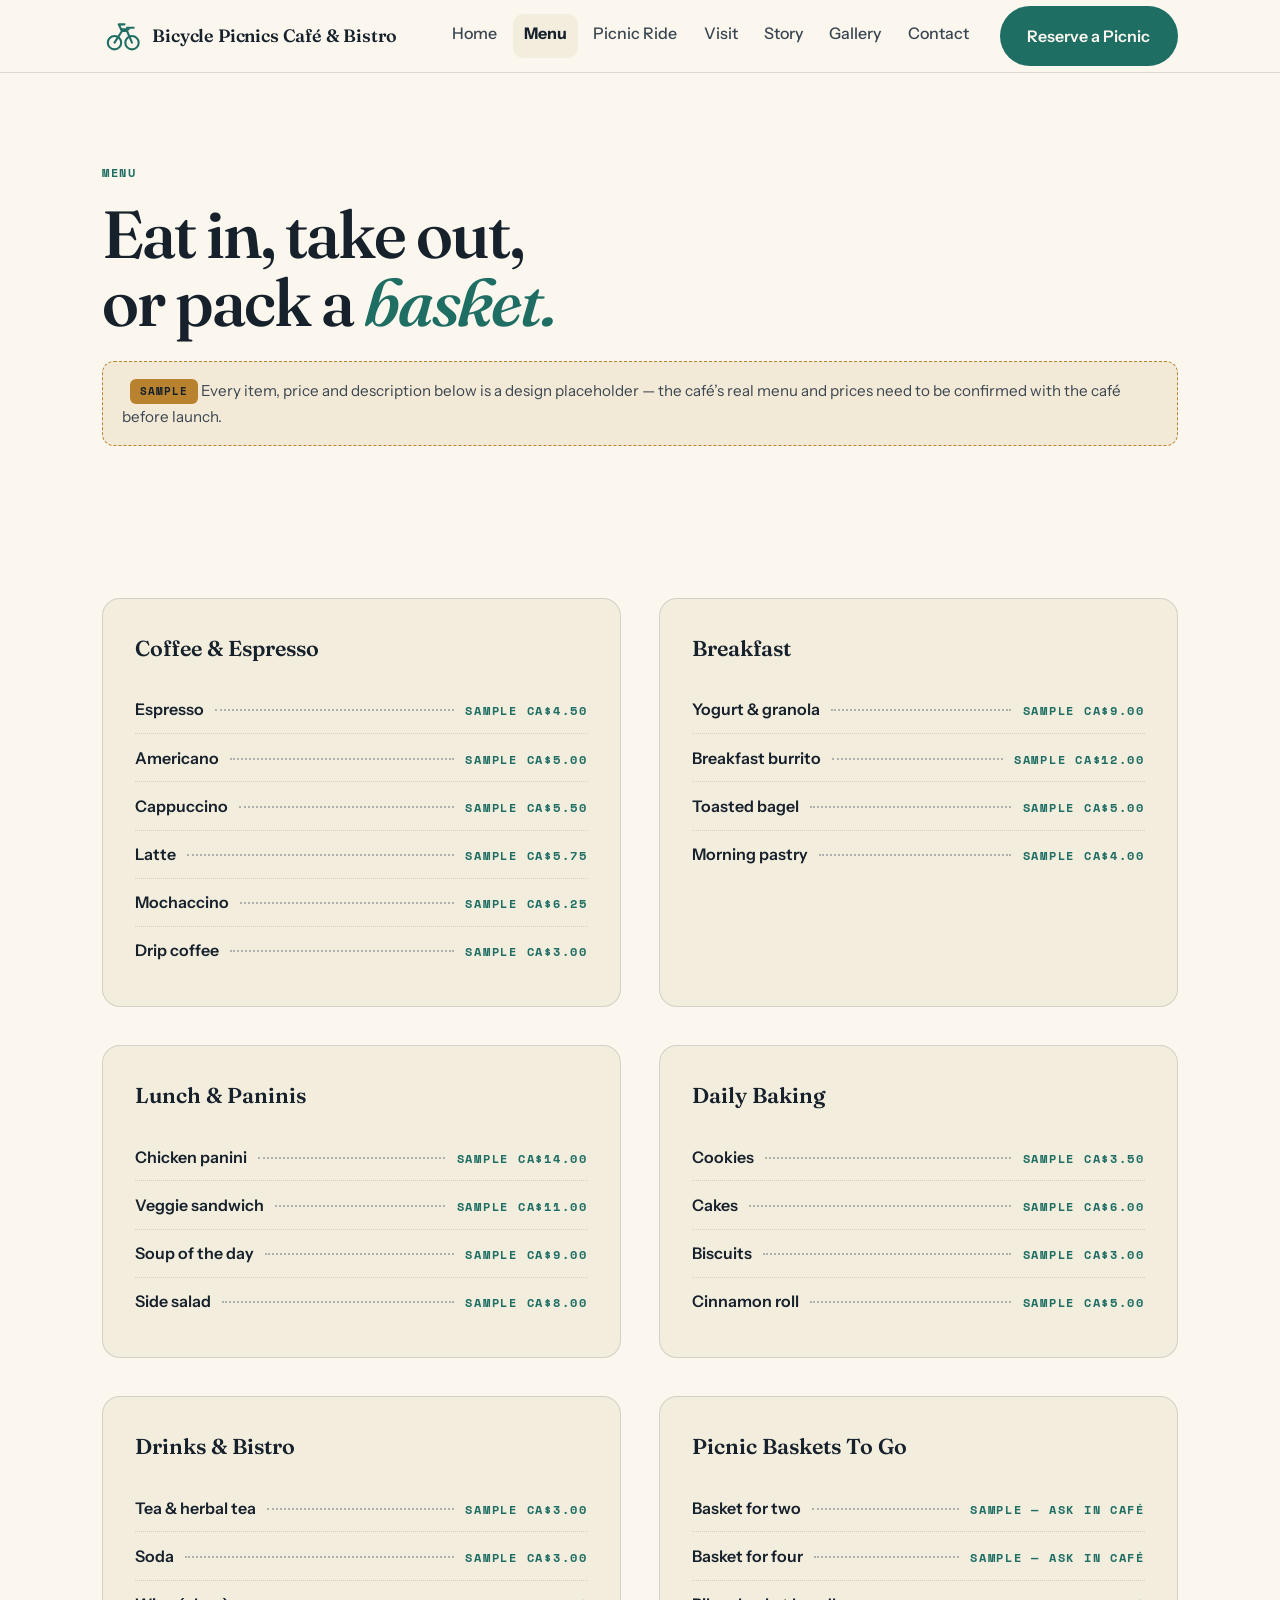
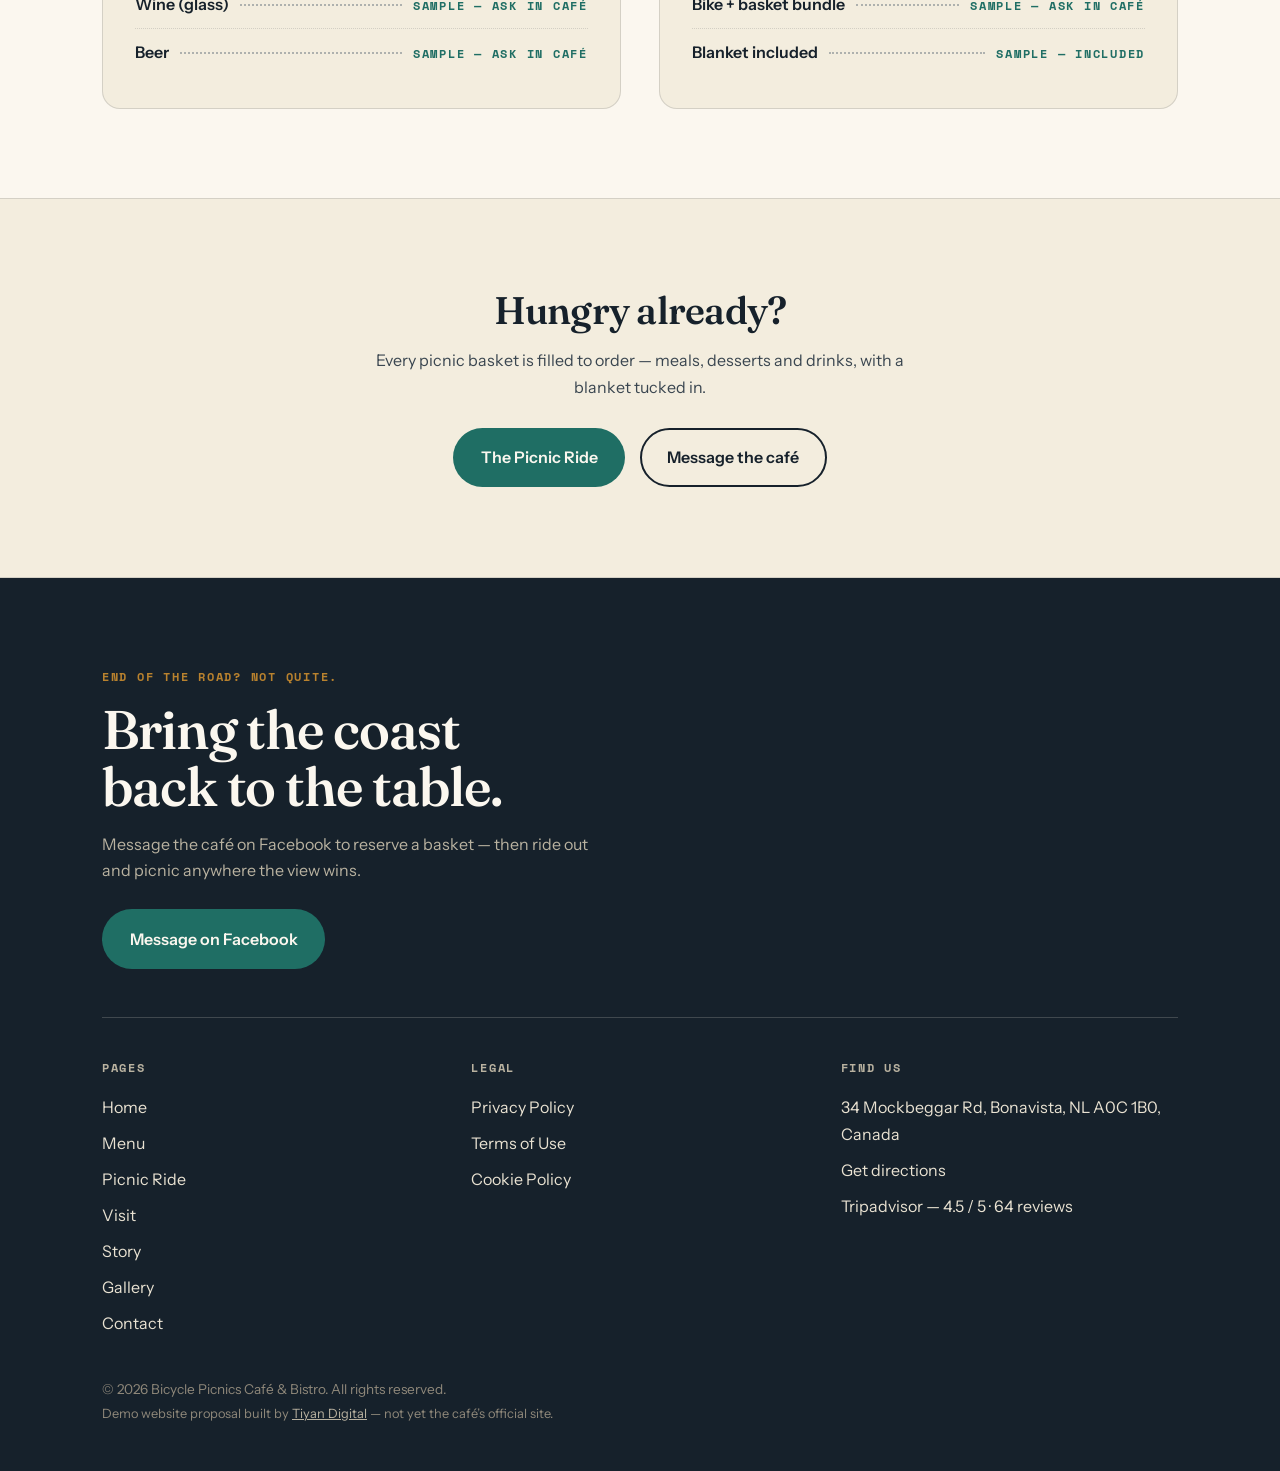
<file: menu.html>
<!DOCTYPE html>
<html lang="en-CA" class="no-js">
<head>
<meta charset="utf-8">
<meta name="viewport" content="width=device-width, initial-scale=1">
<title>Menu — Bicycle Picnics Café & Bistro</title>
<meta name="description" content="Our menu — breakfast, lunch, supper, coffee and daily baked goods. Sample prices shown for design; confirm with the café.">
<meta property="og:title" content="Menu — Bicycle Picnics Café & Bistro">
<meta property="og:description" content="Our menu — breakfast, lunch, supper, coffee and daily baked goods. Sample prices shown for design; confirm with the café.">
<meta property="og:type" content="website">
<meta name="theme-color" content="#fbf7ef">
<link rel="icon" href="data:image/svg+xml,<svg xmlns='http://www.w3.org/2000/svg' viewBox='0 0 48 48'><circle cx='15' cy='32' r='8' fill='none' stroke='%231f6e64' stroke-width='4'/><circle cx='36' cy='32' r='8' fill='none' stroke='%231f6e64' stroke-width='4'/><path d='M15 32 24 18h6l6 14' fill='none' stroke='%231f6e64' stroke-width='4' stroke-linecap='round'/></svg>">
<link rel="preconnect" href="https://fonts.googleapis.com"><link rel="preconnect" href="https://fonts.gstatic.com" crossorigin><link href="https://fonts.googleapis.com/css2?family=Fraunces:ital,opsz,wght@0,9..144,300..700;1,9..144,300..700&family=Instrument+Sans:ital,wght@0,400..700;1,400..700&family=Space+Mono:wght@400;700&display=swap" rel="stylesheet">
<link rel="stylesheet" href="styles.css">

</head>
<body>
<a class="skip" href="#main">Skip to content</a>
<header class="site-head">
  <div class="wrap head-in">
    <a class="brand" href="index.html" aria-label="Bicycle Picnics Café & Bistro — home">
      <svg class="mark" viewBox="0 0 48 48" fill="none" aria-hidden="true">
<circle cx="15" cy="32" r="8" stroke="currentColor" stroke-width="2.5"/>
<circle cx="36" cy="32" r="8" stroke="currentColor" stroke-width="2.5"/>
<path d="M15 32 24 18h6l6 14M24 18l-4-8h7" stroke="currentColor" stroke-width="2.5" stroke-linecap="round" stroke-linejoin="round"/>
<path d="M23 16h9" stroke="currentColor" stroke-width="2.5" stroke-linecap="round"/>
<path d="M30 14h8" stroke="currentColor" stroke-width="2.5" stroke-linecap="round"/>
</svg>
      <span class="brand-word">Bicycle Picnics Café & Bistro</span>
    </a>
    <button class="nav-toggle" aria-expanded="false" aria-controls="site-nav" aria-label="Open menu">
      <span></span><span></span><span></span>
    </button>
    <nav id="site-nav" class="site-nav" aria-label="Primary">
      <ul><li><a href="index.html" class="nav-link">Home</a></li><li><a href="menu.html" class="nav-link is-active" aria-current="page">Menu</a></li><li><a href="picnic.html" class="nav-link">Picnic Ride</a></li><li><a href="visit.html" class="nav-link">Visit</a></li><li><a href="story.html" class="nav-link">Story</a></li><li><a href="gallery.html" class="nav-link">Gallery</a></li><li><a href="contact.html" class="nav-link">Contact</a></li></ul>
      <a class="btn btn-primary nav-cta" href="contact.html">Reserve a Picnic</a>
    </nav>
  </div>
</header>
<main id="main">

<section class="section page-top">
  <div class="wrap">
    <p class="eyebrow mono">Menu</p>
    <h1 class="h-display">Eat in, take out,<br>or pack a <em>basket.</em></h1>
    <p class="sample-note"><span class="sample-badge" title="Placeholder content — confirm with the café">SAMPLE</span> Every item, price and description below is a design placeholder — the café’s real menu and prices need to be confirmed with the café before launch.</p>
  </div>
</section>
<section class="section menu-sec">
  <div class="wrap menu-grid"><div class="menu-block"><h3 class="h3">Coffee & Espresso</h3><ul class="menu-list"><li class="mi"><span class="mi-name">Espresso</span><span class="mi-dots" aria-hidden="true"></span><span class="mi-price mono">SAMPLE CA$4.50</span></li><li class="mi"><span class="mi-name">Americano</span><span class="mi-dots" aria-hidden="true"></span><span class="mi-price mono">SAMPLE CA$5.00</span></li><li class="mi"><span class="mi-name">Cappuccino</span><span class="mi-dots" aria-hidden="true"></span><span class="mi-price mono">SAMPLE CA$5.50</span></li><li class="mi"><span class="mi-name">Latte</span><span class="mi-dots" aria-hidden="true"></span><span class="mi-price mono">SAMPLE CA$5.75</span></li><li class="mi"><span class="mi-name">Mochaccino</span><span class="mi-dots" aria-hidden="true"></span><span class="mi-price mono">SAMPLE CA$6.25</span></li><li class="mi"><span class="mi-name">Drip coffee</span><span class="mi-dots" aria-hidden="true"></span><span class="mi-price mono">SAMPLE CA$3.00</span></li></ul></div><div class="menu-block"><h3 class="h3">Breakfast</h3><ul class="menu-list"><li class="mi"><span class="mi-name">Yogurt & granola</span><span class="mi-dots" aria-hidden="true"></span><span class="mi-price mono">SAMPLE CA$9.00</span></li><li class="mi"><span class="mi-name">Breakfast burrito</span><span class="mi-dots" aria-hidden="true"></span><span class="mi-price mono">SAMPLE CA$12.00</span></li><li class="mi"><span class="mi-name">Toasted bagel</span><span class="mi-dots" aria-hidden="true"></span><span class="mi-price mono">SAMPLE CA$5.00</span></li><li class="mi"><span class="mi-name">Morning pastry</span><span class="mi-dots" aria-hidden="true"></span><span class="mi-price mono">SAMPLE CA$4.00</span></li></ul></div><div class="menu-block"><h3 class="h3">Lunch & Paninis</h3><ul class="menu-list"><li class="mi"><span class="mi-name">Chicken panini</span><span class="mi-dots" aria-hidden="true"></span><span class="mi-price mono">SAMPLE CA$14.00</span></li><li class="mi"><span class="mi-name">Veggie sandwich</span><span class="mi-dots" aria-hidden="true"></span><span class="mi-price mono">SAMPLE CA$11.00</span></li><li class="mi"><span class="mi-name">Soup of the day</span><span class="mi-dots" aria-hidden="true"></span><span class="mi-price mono">SAMPLE CA$9.00</span></li><li class="mi"><span class="mi-name">Side salad</span><span class="mi-dots" aria-hidden="true"></span><span class="mi-price mono">SAMPLE CA$8.00</span></li></ul></div><div class="menu-block"><h3 class="h3">Daily Baking</h3><ul class="menu-list"><li class="mi"><span class="mi-name">Cookies</span><span class="mi-dots" aria-hidden="true"></span><span class="mi-price mono">SAMPLE CA$3.50</span></li><li class="mi"><span class="mi-name">Cakes</span><span class="mi-dots" aria-hidden="true"></span><span class="mi-price mono">SAMPLE CA$6.00</span></li><li class="mi"><span class="mi-name">Biscuits</span><span class="mi-dots" aria-hidden="true"></span><span class="mi-price mono">SAMPLE CA$3.00</span></li><li class="mi"><span class="mi-name">Cinnamon roll</span><span class="mi-dots" aria-hidden="true"></span><span class="mi-price mono">SAMPLE CA$5.00</span></li></ul></div><div class="menu-block"><h3 class="h3">Drinks & Bistro</h3><ul class="menu-list"><li class="mi"><span class="mi-name">Tea & herbal tea</span><span class="mi-dots" aria-hidden="true"></span><span class="mi-price mono">SAMPLE CA$3.00</span></li><li class="mi"><span class="mi-name">Soda</span><span class="mi-dots" aria-hidden="true"></span><span class="mi-price mono">SAMPLE CA$3.00</span></li><li class="mi"><span class="mi-name">Wine (glass)</span><span class="mi-dots" aria-hidden="true"></span><span class="mi-price mono">SAMPLE — ask in café</span></li><li class="mi"><span class="mi-name">Beer</span><span class="mi-dots" aria-hidden="true"></span><span class="mi-price mono">SAMPLE — ask in café</span></li></ul></div><div class="menu-block"><h3 class="h3">Picnic Baskets To Go</h3><ul class="menu-list"><li class="mi"><span class="mi-name">Basket for two</span><span class="mi-dots" aria-hidden="true"></span><span class="mi-price mono">SAMPLE — ask in café</span></li><li class="mi"><span class="mi-name">Basket for four</span><span class="mi-dots" aria-hidden="true"></span><span class="mi-price mono">SAMPLE — ask in café</span></li><li class="mi"><span class="mi-name">Bike + basket bundle</span><span class="mi-dots" aria-hidden="true"></span><span class="mi-price mono">SAMPLE — ask in café</span></li><li class="mi"><span class="mi-name">Blanket included</span><span class="mi-dots" aria-hidden="true"></span><span class="mi-price mono">SAMPLE — included</span></li></ul></div></div>
</section>
<section class="section alt">
  <div class="wrap center-narrow">
    <h2 class="h2">Hungry already?</h2>
    <p class="body center">Every picnic basket is filled to order — meals, desserts and drinks, with a blanket tucked in.</p>
    <div class="cta-row center">
      <a class="btn btn-primary" href="picnic.html">The Picnic Ride</a>
      <a class="btn btn-ghost" href="contact.html">Message the café</a>
    </div>
  </div>
</section>

</main>
<footer class="site-foot">
  <div class="wrap">
    <p class="foot-kicker mono">End of the road? Not quite.</p>
    <h2 class="foot-h">Bring the coast<br>back to the table.</h2>
    <p class="foot-sub">Message the café on Facebook to reserve a basket — then ride out and picnic anywhere the view wins.</p>
    <a class="btn btn-primary" href="https://www.facebook.com/bonavistapicnicscafe/" target="_blank" rel="noopener">Message on Facebook</a>
    <div class="foot-grid">
      <div>
        <p class="mono foot-h4">Pages</p>
        <ul class="foot-links">
          <li><a href="index.html">Home</a></li><li><a href="menu.html">Menu</a></li><li><a href="picnic.html">Picnic Ride</a></li><li><a href="visit.html">Visit</a></li><li><a href="story.html">Story</a></li><li><a href="gallery.html">Gallery</a></li><li><a href="contact.html">Contact</a></li>
        </ul>
      </div>
      <div>
        <p class="mono foot-h4">Legal</p>
        <ul class="foot-links">
          <li><a href="privacy.html">Privacy Policy</a></li>
          <li><a href="terms.html">Terms of Use</a></li>
          <li><a href="cookies.html">Cookie Policy</a></li>
        </ul>
      </div>
      <div>
        <p class="mono foot-h4">Find us</p>
        <ul class="foot-links">
          <li>34 Mockbeggar Rd, Bonavista, NL A0C 1B0, Canada</li>
          <li><a href="https://www.google.com/maps/search/?api=1&query=34+Mockbeggar+Rd,+Bonavista,+NL" target="_blank" rel="noopener">Get directions</a></li>
          <li><a href="https://www.TripAdvisor.ca/Restaurant_Review-g499186-d14901459-Reviews-Bicycle_Picnics_Cafe_Bistro-Bonavista_Newfoundland_Newfoundland_and_Labrador.html" target="_blank" rel="noopener">Tripadvisor — 4.5 / 5 · 64 reviews</a></li>
        </ul>
      </div>
    </div>
    <p class="foot-note">© 2026 Bicycle Picnics Café & Bistro. All rights reserved.<br>
    <span class="demo-note">Demo website proposal built by <a href="https://tiyandegital.com">Tiyan Digital</a> — not yet the café’s official site.</span></p>
  </div>
</footer>
<script src="script.js"></script>
</body>
</html>
</file>
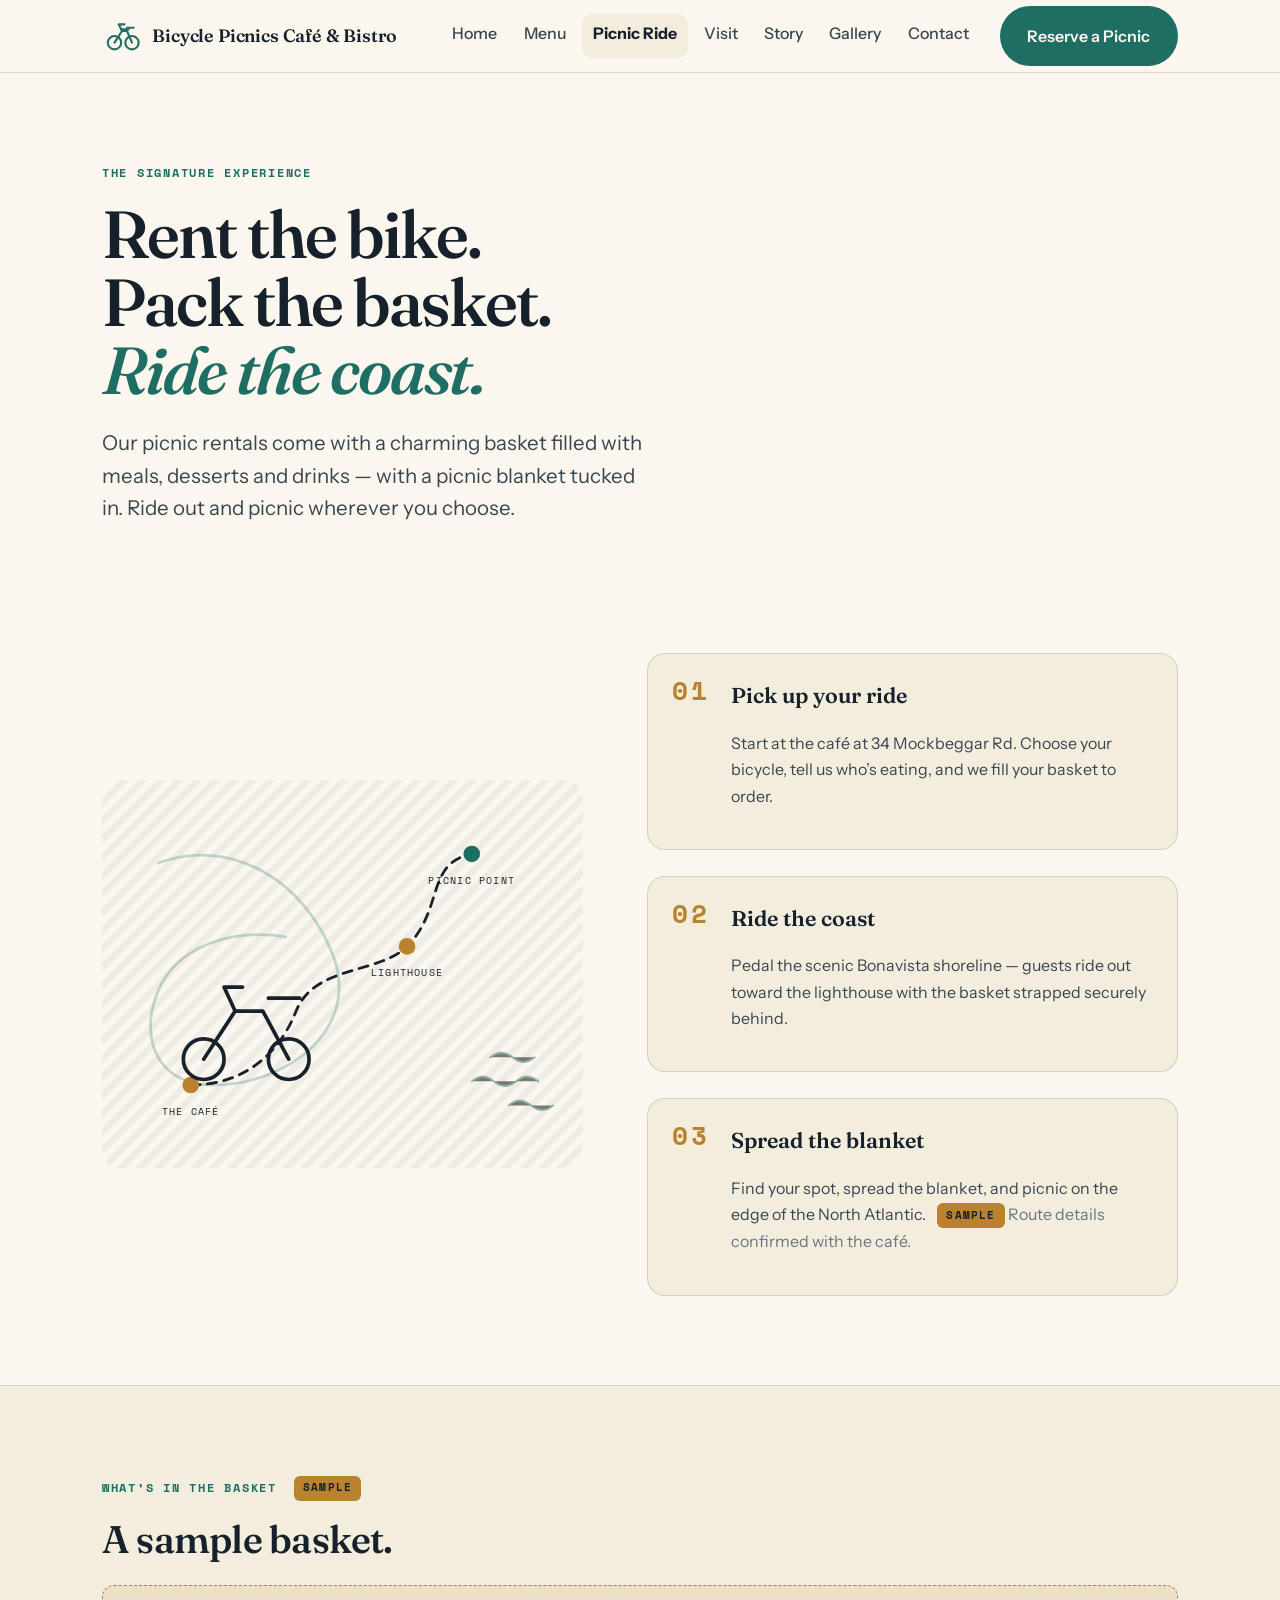
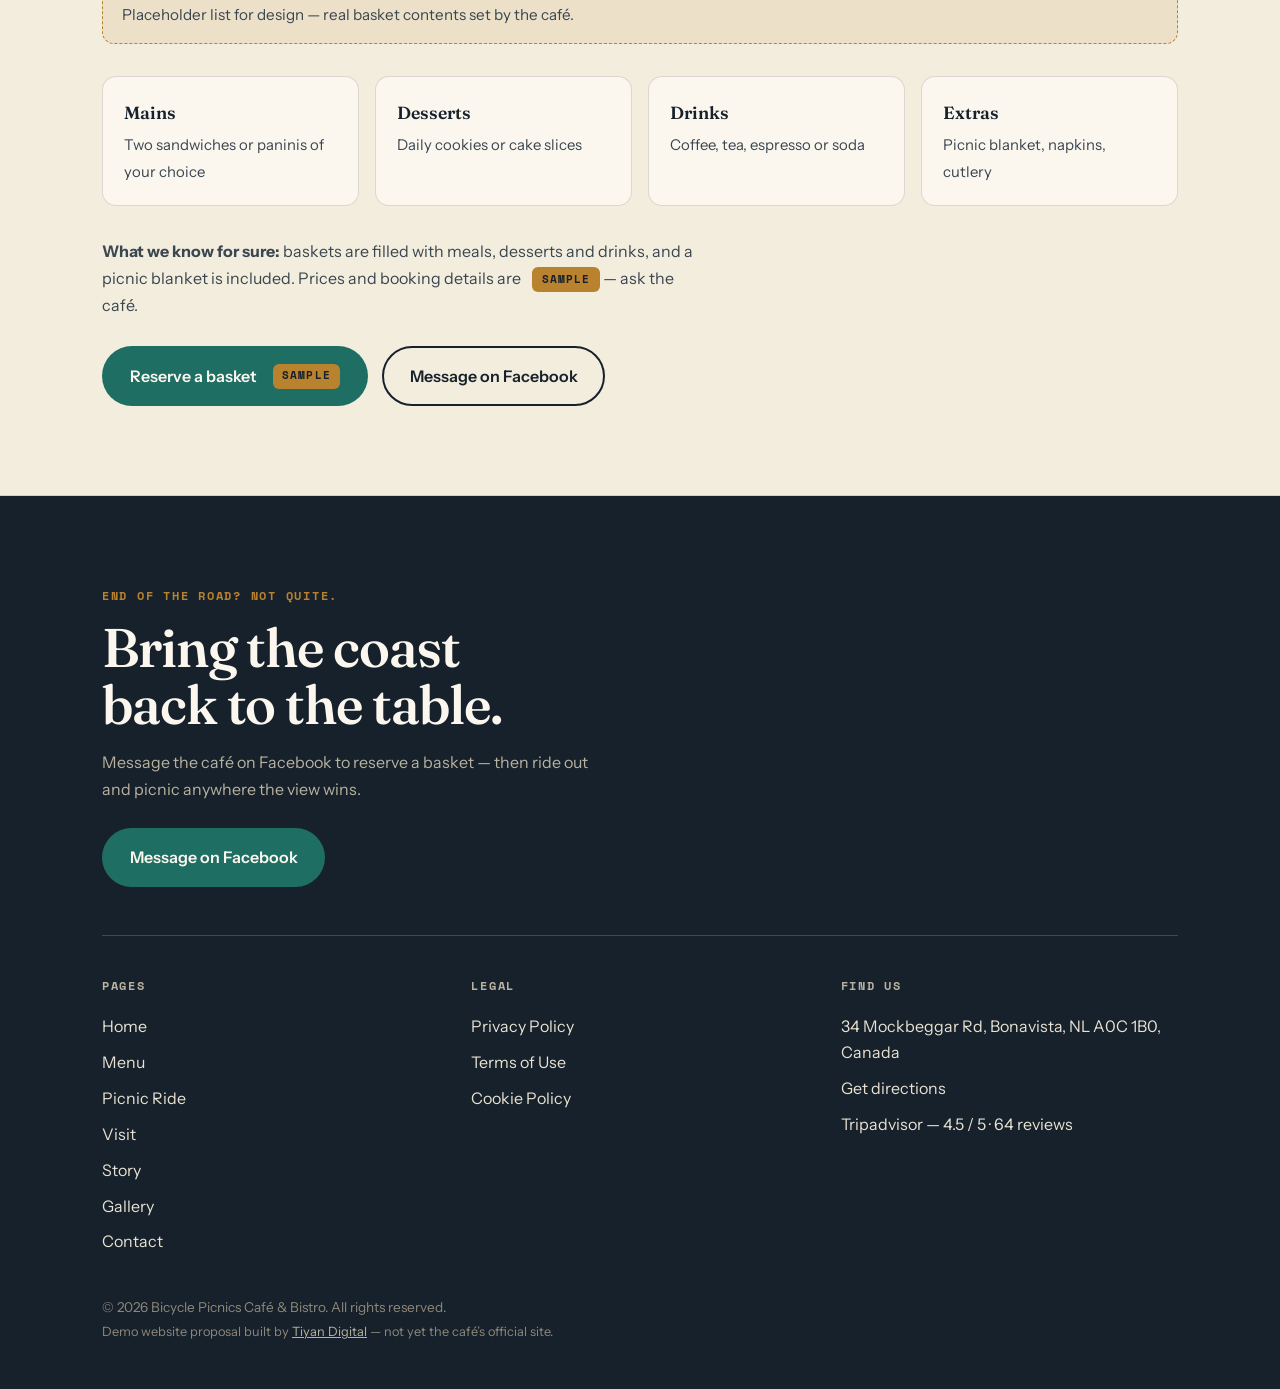
<file: picnic.html>
<!DOCTYPE html>
<html lang="en-CA" class="no-js">
<head>
<meta charset="utf-8">
<meta name="viewport" content="width=device-width, initial-scale=1">
<title>The Bicycle Picnic Ride — Bicycle Picnics Café & Bistro</title>
<meta name="description" content="Rent a bicycle, get a picnic basket filled with meals, desserts and drinks plus a blanket, and ride the Bonavista coast.">
<meta property="og:title" content="The Bicycle Picnic Ride — Bicycle Picnics Café & Bistro">
<meta property="og:description" content="Rent a bicycle, get a picnic basket filled with meals, desserts and drinks plus a blanket, and ride the Bonavista coast.">
<meta property="og:type" content="website">
<meta name="theme-color" content="#fbf7ef">
<link rel="icon" href="data:image/svg+xml,<svg xmlns='http://www.w3.org/2000/svg' viewBox='0 0 48 48'><circle cx='15' cy='32' r='8' fill='none' stroke='%231f6e64' stroke-width='4'/><circle cx='36' cy='32' r='8' fill='none' stroke='%231f6e64' stroke-width='4'/><path d='M15 32 24 18h6l6 14' fill='none' stroke='%231f6e64' stroke-width='4' stroke-linecap='round'/></svg>">
<link rel="preconnect" href="https://fonts.googleapis.com"><link rel="preconnect" href="https://fonts.gstatic.com" crossorigin><link href="https://fonts.googleapis.com/css2?family=Fraunces:ital,opsz,wght@0,9..144,300..700;1,9..144,300..700&family=Instrument+Sans:ital,wght@0,400..700;1,400..700&family=Space+Mono:wght@400;700&display=swap" rel="stylesheet">
<link rel="stylesheet" href="styles.css">

</head>
<body>
<a class="skip" href="#main">Skip to content</a>
<header class="site-head">
  <div class="wrap head-in">
    <a class="brand" href="index.html" aria-label="Bicycle Picnics Café & Bistro — home">
      <svg class="mark" viewBox="0 0 48 48" fill="none" aria-hidden="true">
<circle cx="15" cy="32" r="8" stroke="currentColor" stroke-width="2.5"/>
<circle cx="36" cy="32" r="8" stroke="currentColor" stroke-width="2.5"/>
<path d="M15 32 24 18h6l6 14M24 18l-4-8h7" stroke="currentColor" stroke-width="2.5" stroke-linecap="round" stroke-linejoin="round"/>
<path d="M23 16h9" stroke="currentColor" stroke-width="2.5" stroke-linecap="round"/>
<path d="M30 14h8" stroke="currentColor" stroke-width="2.5" stroke-linecap="round"/>
</svg>
      <span class="brand-word">Bicycle Picnics Café & Bistro</span>
    </a>
    <button class="nav-toggle" aria-expanded="false" aria-controls="site-nav" aria-label="Open menu">
      <span></span><span></span><span></span>
    </button>
    <nav id="site-nav" class="site-nav" aria-label="Primary">
      <ul><li><a href="index.html" class="nav-link">Home</a></li><li><a href="menu.html" class="nav-link">Menu</a></li><li><a href="picnic.html" class="nav-link is-active" aria-current="page">Picnic Ride</a></li><li><a href="visit.html" class="nav-link">Visit</a></li><li><a href="story.html" class="nav-link">Story</a></li><li><a href="gallery.html" class="nav-link">Gallery</a></li><li><a href="contact.html" class="nav-link">Contact</a></li></ul>
      <a class="btn btn-primary nav-cta" href="contact.html">Reserve a Picnic</a>
    </nav>
  </div>
</header>
<main id="main">

<section class="section page-top">
  <div class="wrap">
    <p class="eyebrow mono">The signature experience</p>
    <h1 class="h-display">Rent the bike.<br>Pack the basket.<br><em>Ride the coast.</em></h1>
    <p class="lede">Our picnic rentals come with a charming basket filled with meals, desserts and drinks — with a picnic blanket tucked in. Ride out and picnic wherever you choose.</p>
  </div>
</section>

<section class="section route-sec">
  <div class="wrap route-grid">
    <div class="route-map"><svg class="route-svg" viewBox="0 0 520 420" role="img" aria-label="Illustrated coastal route: the café, the lighthouse, and the picnic point">
  <defs>
    <pattern id="weave" width="14" height="14" patternUnits="userSpaceOnUse" patternTransform="rotate(45)">
      <rect width="14" height="14" fill="none"/>
      <rect width="7" height="14" fill="currentColor" opacity="0.05"/>
    </pattern>
  </defs>
  <rect x="0" y="0" width="520" height="420" fill="url(#weave)" rx="18"/>
  <path d="M60,90 C140,60 220,110 250,190 C280,270 200,330 120,330 C60,330 40,280 60,230 C80,180 140,160 200,170"
        fill="none" stroke="#1f6e64" stroke-width="3" opacity="0.25"/>
  <path class="route-path" d="M96,330 C150,330 190,300 210,250 C230,200 300,210 330,180 C370,140 350,90 400,80"
        fill="none" stroke="#16212b" stroke-width="3" stroke-dasharray="10 8" stroke-linecap="round"/>
  <g class="wp"><circle cx="96" cy="330" r="9" fill="#b9822e"/><text x="96" y="362" text-anchor="middle" class="wp-label">THE CAFÉ</text></g>
  <g class="wp"><circle cx="330" cy="180" r="9" fill="#b9822e"/><text x="330" y="212" text-anchor="middle" class="wp-label">LIGHTHOUSE</text></g>
  <g class="wp"><circle cx="400" cy="80" r="9" fill="#1f6e64"/><text x="400" y="112" text-anchor="middle" class="wp-label">PICNIC POINT</text></g>
  <g class="wave-lines" stroke="#1f6e64" stroke-width="2" opacity="0.5" stroke-linecap="round">
    <path d="M420,300 q12,-10 24,0 t24,0"/><path d="M400,326 q12,-10 24,0 t24,0 t24,0"/>
    <path d="M440,352 q12,-10 24,0 t24,0"/>
  </g>
  <g class="bike-ico" transform="translate(-70,52)" stroke="#16212b" stroke-width="4" fill="none" stroke-linecap="round" stroke-linejoin="round">
    <circle cx="180" cy="250" r="22"/><circle cx="272" cy="250" r="22"/>
    <path d="M180 250 214 198h30l28 52M214 198l-12-26h20M250 184h34"/>
  </g>
</svg></div>
    <ol class="waypoints">
      <li class="waypoint">
        <span class="wp-num mono">01</span>
        <div><h3 class="h3">Pick up your ride</h3>
        <p class="body">Start at the café at 34 Mockbeggar Rd. Choose your bicycle, tell us who’s eating, and we fill your basket to order.</p></div>
      </li>
      <li class="waypoint">
        <span class="wp-num mono">02</span>
        <div><h3 class="h3">Ride the coast</h3>
        <p class="body">Pedal the scenic Bonavista shoreline — guests ride out toward the lighthouse with the basket strapped securely behind.</p></div>
      </li>
      <li class="waypoint">
        <span class="wp-num mono">03</span>
        <div><h3 class="h3">Spread the blanket</h3>
        <p class="body">Find your spot, spread the blanket, and picnic on the edge of the North Atlantic. <span class="sample-badge" title="Placeholder content — confirm with the café">SAMPLE</span> <span class="quiet">Route details confirmed with the café.</span></p></div>
      </li>
    </ol>
  </div>
</section>

<section class="section alt">
  <div class="wrap">
    <p class="eyebrow mono">What’s in the basket <span class="sample-badge" title="Placeholder content — confirm with the café">SAMPLE</span></p>
    <h2 class="h2">A sample basket.</h2>
    <p class="sample-note">Placeholder list for design — real basket contents set by the café.</p>
    <ul class="basket-grid">
      <li><span class="basket-h">Mains</span><span class="basket-b">Two sandwiches or paninis of your choice</span></li>
      <li><span class="basket-h">Desserts</span><span class="basket-b">Daily cookies or cake slices</span></li>
      <li><span class="basket-h">Drinks</span><span class="basket-b">Coffee, tea, espresso or soda</span></li>
      <li><span class="basket-h">Extras</span><span class="basket-b">Picnic blanket, napkins, cutlery</span></li>
    </ul>
    <p class="body" style="margin-top:2rem"><strong>What we know for sure:</strong> baskets are filled with meals, desserts and drinks, and a picnic blanket is included. Prices and booking details are <span class="sample-badge" title="Placeholder content — confirm with the café">SAMPLE</span> — ask the café.</p>
    <div class="cta-row">
      <a class="btn btn-primary" href="contact.html">Reserve a basket <span class="sample-badge" title="Placeholder content — confirm with the café">SAMPLE</span></a>
      <a class="btn btn-ghost" href="https://www.facebook.com/bonavistapicnicscafe/" target="_blank" rel="noopener">Message on Facebook</a>
    </div>
  </div>
</section>

</main>
<footer class="site-foot">
  <div class="wrap">
    <p class="foot-kicker mono">End of the road? Not quite.</p>
    <h2 class="foot-h">Bring the coast<br>back to the table.</h2>
    <p class="foot-sub">Message the café on Facebook to reserve a basket — then ride out and picnic anywhere the view wins.</p>
    <a class="btn btn-primary" href="https://www.facebook.com/bonavistapicnicscafe/" target="_blank" rel="noopener">Message on Facebook</a>
    <div class="foot-grid">
      <div>
        <p class="mono foot-h4">Pages</p>
        <ul class="foot-links">
          <li><a href="index.html">Home</a></li><li><a href="menu.html">Menu</a></li><li><a href="picnic.html">Picnic Ride</a></li><li><a href="visit.html">Visit</a></li><li><a href="story.html">Story</a></li><li><a href="gallery.html">Gallery</a></li><li><a href="contact.html">Contact</a></li>
        </ul>
      </div>
      <div>
        <p class="mono foot-h4">Legal</p>
        <ul class="foot-links">
          <li><a href="privacy.html">Privacy Policy</a></li>
          <li><a href="terms.html">Terms of Use</a></li>
          <li><a href="cookies.html">Cookie Policy</a></li>
        </ul>
      </div>
      <div>
        <p class="mono foot-h4">Find us</p>
        <ul class="foot-links">
          <li>34 Mockbeggar Rd, Bonavista, NL A0C 1B0, Canada</li>
          <li><a href="https://www.google.com/maps/search/?api=1&query=34+Mockbeggar+Rd,+Bonavista,+NL" target="_blank" rel="noopener">Get directions</a></li>
          <li><a href="https://www.TripAdvisor.ca/Restaurant_Review-g499186-d14901459-Reviews-Bicycle_Picnics_Cafe_Bistro-Bonavista_Newfoundland_Newfoundland_and_Labrador.html" target="_blank" rel="noopener">Tripadvisor — 4.5 / 5 · 64 reviews</a></li>
        </ul>
      </div>
    </div>
    <p class="foot-note">© 2026 Bicycle Picnics Café & Bistro. All rights reserved.<br>
    <span class="demo-note">Demo website proposal built by <a href="https://tiyandegital.com">Tiyan Digital</a> — not yet the café’s official site.</span></p>
  </div>
</footer>
<script src="script.js"></script>
</body>
</html>
</file>
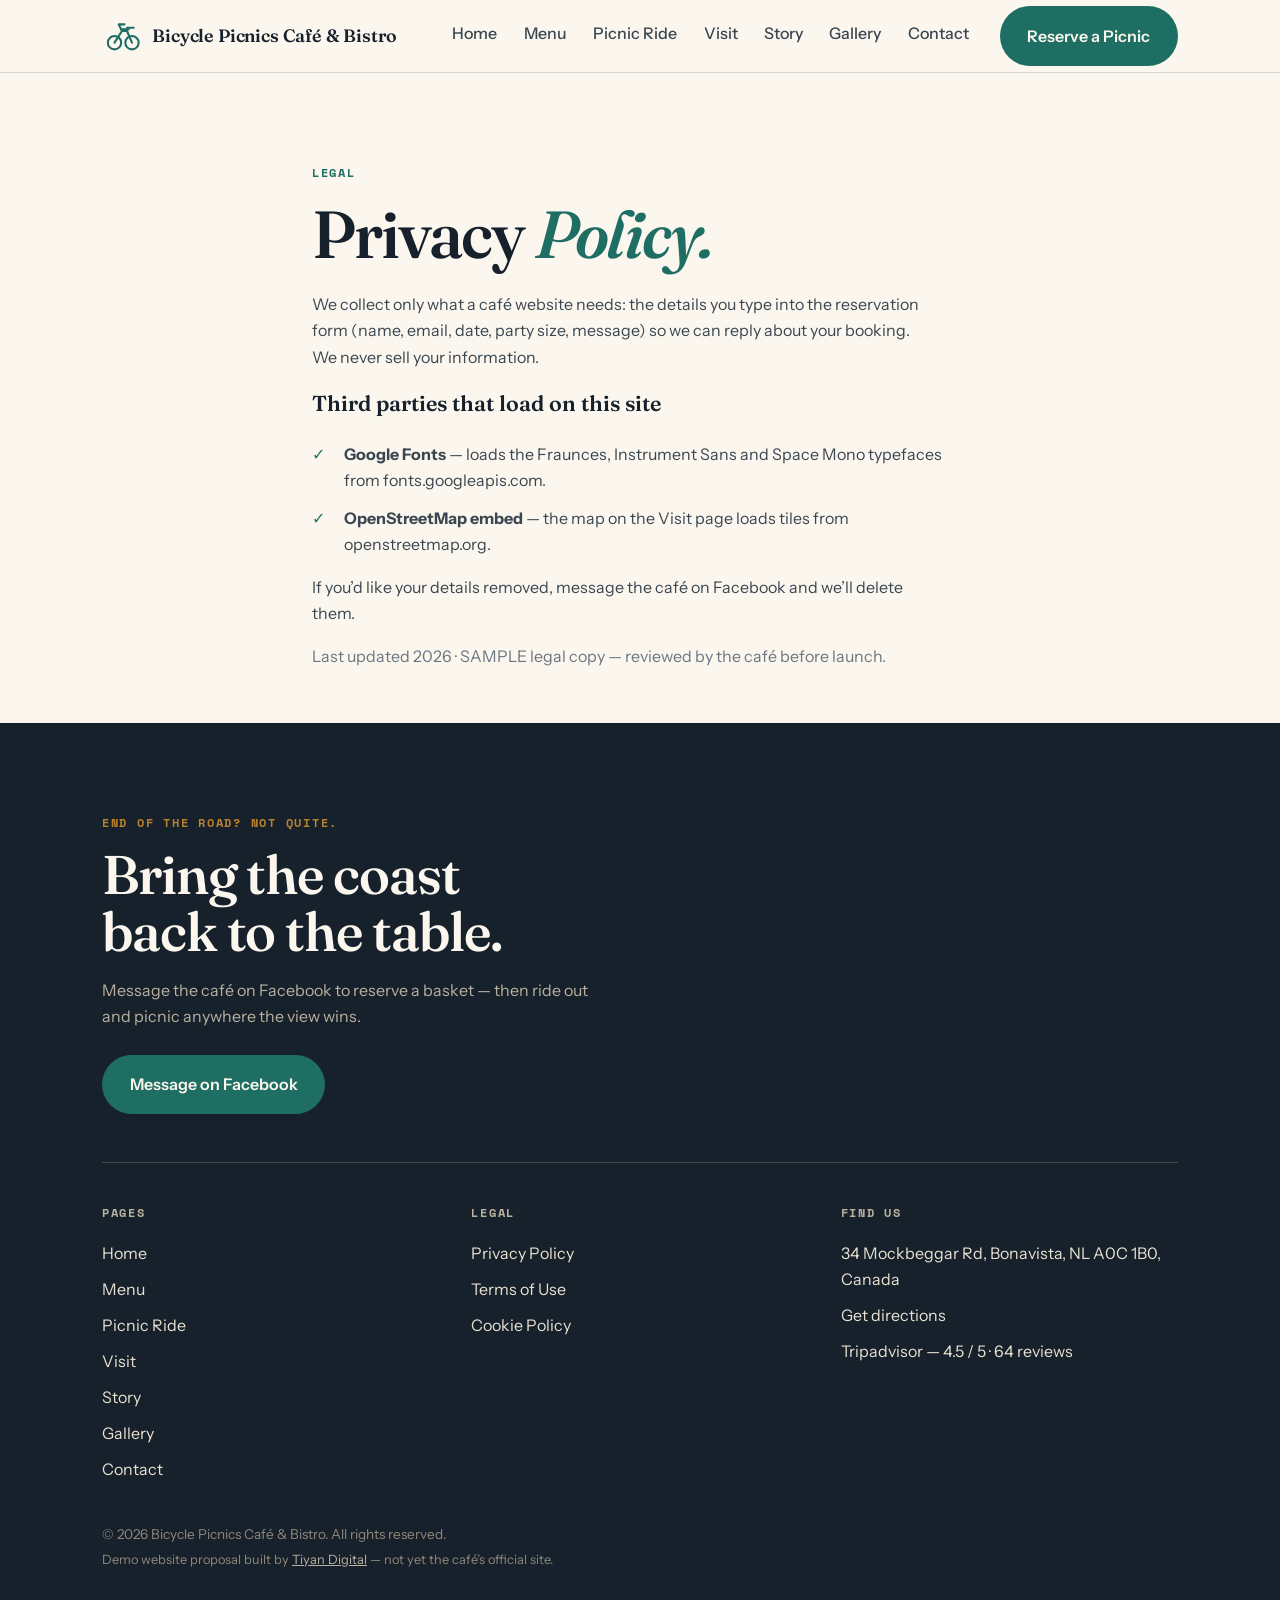
<file: privacy.html>
<!DOCTYPE html>
<html lang="en-CA" class="no-js">
<head>
<meta charset="utf-8">
<meta name="viewport" content="width=device-width, initial-scale=1">
<title>Privacy Policy — Bicycle Picnics Café & Bistro</title>
<meta name="description" content="Plain-language privacy policy for the café website.">
<meta property="og:title" content="Privacy Policy — Bicycle Picnics Café & Bistro">
<meta property="og:description" content="Plain-language privacy policy for the café website.">
<meta property="og:type" content="website">
<meta name="theme-color" content="#fbf7ef">
<link rel="icon" href="data:image/svg+xml,<svg xmlns='http://www.w3.org/2000/svg' viewBox='0 0 48 48'><circle cx='15' cy='32' r='8' fill='none' stroke='%231f6e64' stroke-width='4'/><circle cx='36' cy='32' r='8' fill='none' stroke='%231f6e64' stroke-width='4'/><path d='M15 32 24 18h6l6 14' fill='none' stroke='%231f6e64' stroke-width='4' stroke-linecap='round'/></svg>">
<link rel="preconnect" href="https://fonts.googleapis.com"><link rel="preconnect" href="https://fonts.gstatic.com" crossorigin><link href="https://fonts.googleapis.com/css2?family=Fraunces:ital,opsz,wght@0,9..144,300..700;1,9..144,300..700&family=Instrument+Sans:ital,wght@0,400..700;1,400..700&family=Space+Mono:wght@400;700&display=swap" rel="stylesheet">
<link rel="stylesheet" href="styles.css">

</head>
<body>
<a class="skip" href="#main">Skip to content</a>
<header class="site-head">
  <div class="wrap head-in">
    <a class="brand" href="index.html" aria-label="Bicycle Picnics Café & Bistro — home">
      <svg class="mark" viewBox="0 0 48 48" fill="none" aria-hidden="true">
<circle cx="15" cy="32" r="8" stroke="currentColor" stroke-width="2.5"/>
<circle cx="36" cy="32" r="8" stroke="currentColor" stroke-width="2.5"/>
<path d="M15 32 24 18h6l6 14M24 18l-4-8h7" stroke="currentColor" stroke-width="2.5" stroke-linecap="round" stroke-linejoin="round"/>
<path d="M23 16h9" stroke="currentColor" stroke-width="2.5" stroke-linecap="round"/>
<path d="M30 14h8" stroke="currentColor" stroke-width="2.5" stroke-linecap="round"/>
</svg>
      <span class="brand-word">Bicycle Picnics Café & Bistro</span>
    </a>
    <button class="nav-toggle" aria-expanded="false" aria-controls="site-nav" aria-label="Open menu">
      <span></span><span></span><span></span>
    </button>
    <nav id="site-nav" class="site-nav" aria-label="Primary">
      <ul><li><a href="index.html" class="nav-link">Home</a></li><li><a href="menu.html" class="nav-link">Menu</a></li><li><a href="picnic.html" class="nav-link">Picnic Ride</a></li><li><a href="visit.html" class="nav-link">Visit</a></li><li><a href="story.html" class="nav-link">Story</a></li><li><a href="gallery.html" class="nav-link">Gallery</a></li><li><a href="contact.html" class="nav-link">Contact</a></li></ul>
      <a class="btn btn-primary nav-cta" href="contact.html">Reserve a Picnic</a>
    </nav>
  </div>
</header>
<main id="main">

<section class="section page-top"><div class="wrap narrow">
<p class="eyebrow mono">Legal</p><h1 class="h-display">Privacy <em>Policy.</em></h1>
<p class="body">We collect only what a café website needs: the details you type into the reservation form (name, email, date, party size, message) so we can reply about your booking. We never sell your information.</p>
<h2 class="h3">Third parties that load on this site</h2>
<ul class="check-list">
<li><strong>Google Fonts</strong> — loads the Fraunces, Instrument Sans and Space Mono typefaces from fonts.googleapis.com.</li>
<li><strong>OpenStreetMap embed</strong> — the map on the Visit page loads tiles from openstreetmap.org.</li>
</ul>
<p class="body">If you’d like your details removed, message the café on Facebook and we’ll delete them.</p>
<p class="body quiet">Last updated 2026 · SAMPLE legal copy — reviewed by the café before launch.</p>
</div></section>
</main>
<footer class="site-foot">
  <div class="wrap">
    <p class="foot-kicker mono">End of the road? Not quite.</p>
    <h2 class="foot-h">Bring the coast<br>back to the table.</h2>
    <p class="foot-sub">Message the café on Facebook to reserve a basket — then ride out and picnic anywhere the view wins.</p>
    <a class="btn btn-primary" href="https://www.facebook.com/bonavistapicnicscafe/" target="_blank" rel="noopener">Message on Facebook</a>
    <div class="foot-grid">
      <div>
        <p class="mono foot-h4">Pages</p>
        <ul class="foot-links">
          <li><a href="index.html">Home</a></li><li><a href="menu.html">Menu</a></li><li><a href="picnic.html">Picnic Ride</a></li><li><a href="visit.html">Visit</a></li><li><a href="story.html">Story</a></li><li><a href="gallery.html">Gallery</a></li><li><a href="contact.html">Contact</a></li>
        </ul>
      </div>
      <div>
        <p class="mono foot-h4">Legal</p>
        <ul class="foot-links">
          <li><a href="privacy.html">Privacy Policy</a></li>
          <li><a href="terms.html">Terms of Use</a></li>
          <li><a href="cookies.html">Cookie Policy</a></li>
        </ul>
      </div>
      <div>
        <p class="mono foot-h4">Find us</p>
        <ul class="foot-links">
          <li>34 Mockbeggar Rd, Bonavista, NL A0C 1B0, Canada</li>
          <li><a href="https://www.google.com/maps/search/?api=1&query=34+Mockbeggar+Rd,+Bonavista,+NL" target="_blank" rel="noopener">Get directions</a></li>
          <li><a href="https://www.TripAdvisor.ca/Restaurant_Review-g499186-d14901459-Reviews-Bicycle_Picnics_Cafe_Bistro-Bonavista_Newfoundland_Newfoundland_and_Labrador.html" target="_blank" rel="noopener">Tripadvisor — 4.5 / 5 · 64 reviews</a></li>
        </ul>
      </div>
    </div>
    <p class="foot-note">© 2026 Bicycle Picnics Café & Bistro. All rights reserved.<br>
    <span class="demo-note">Demo website proposal built by <a href="https://tiyandegital.com">Tiyan Digital</a> — not yet the café’s official site.</span></p>
  </div>
</footer>
<script src="script.js"></script>
</body>
</html>
</file>
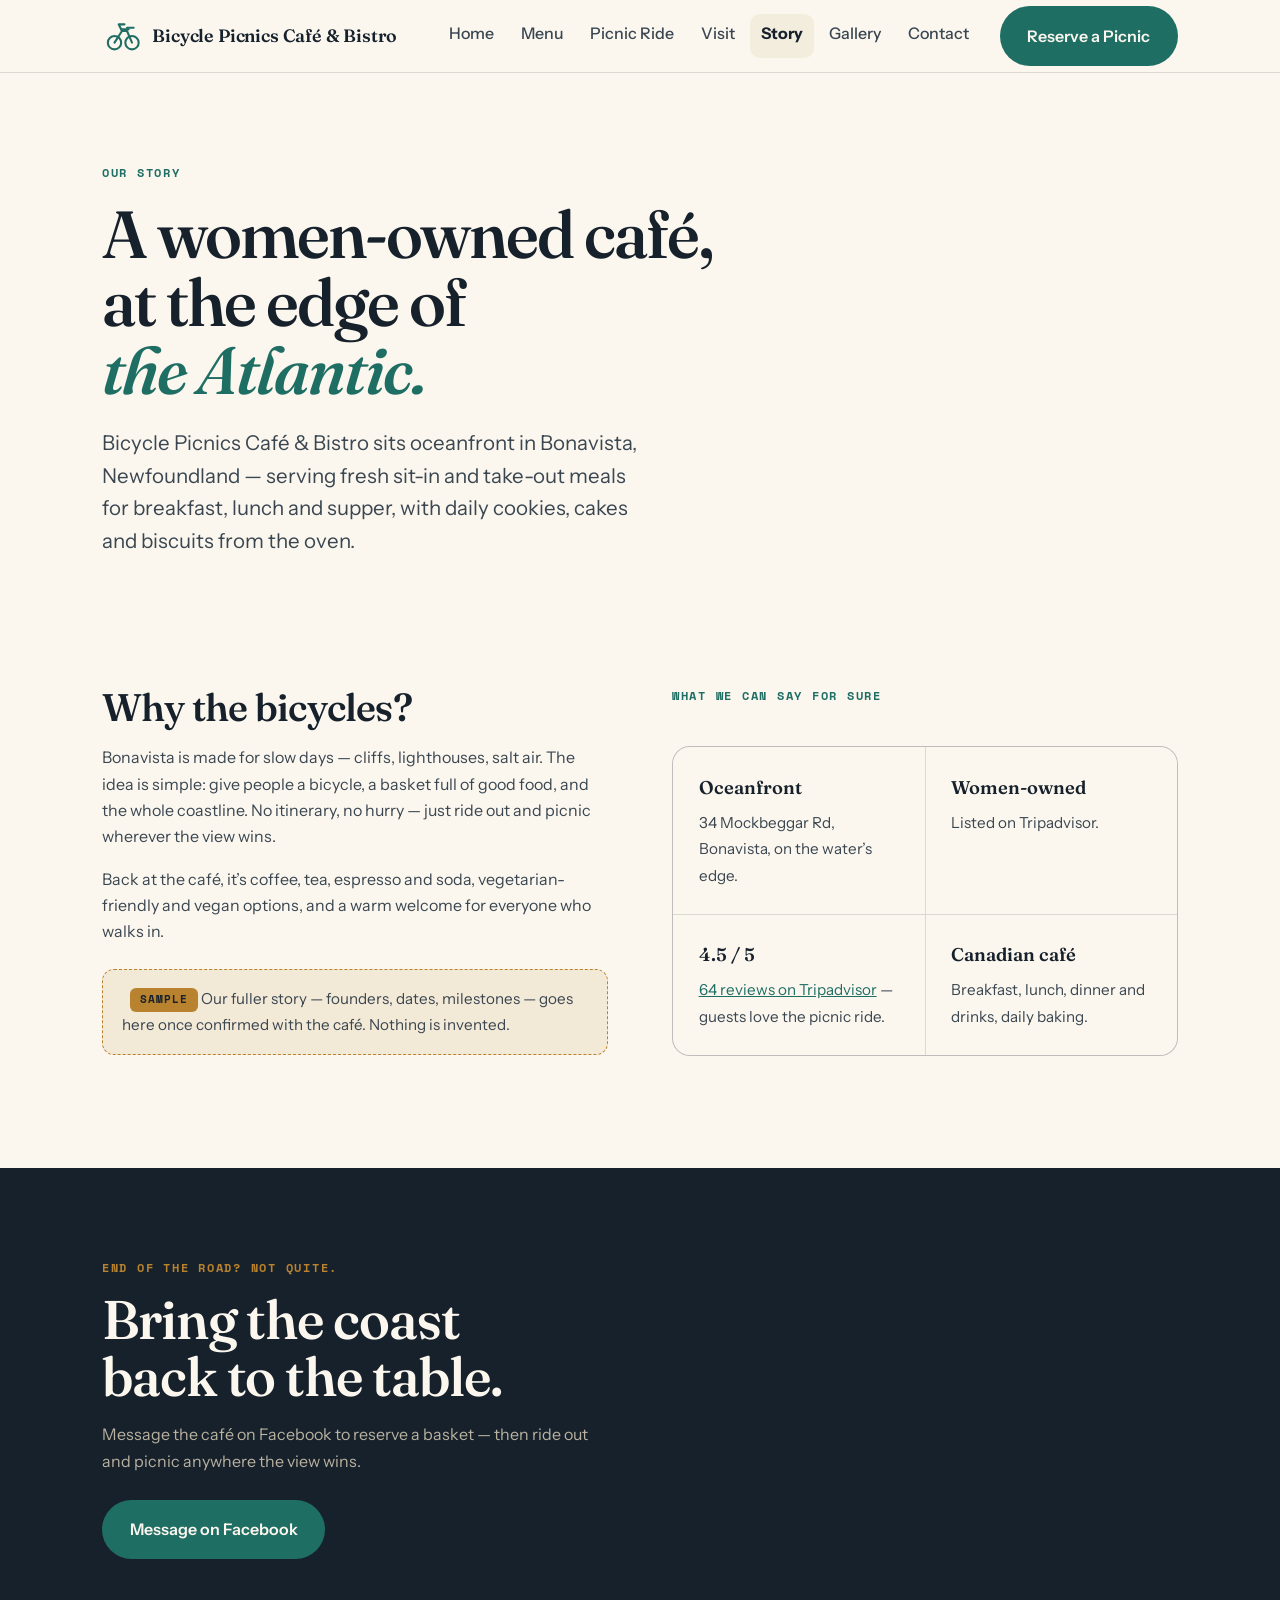
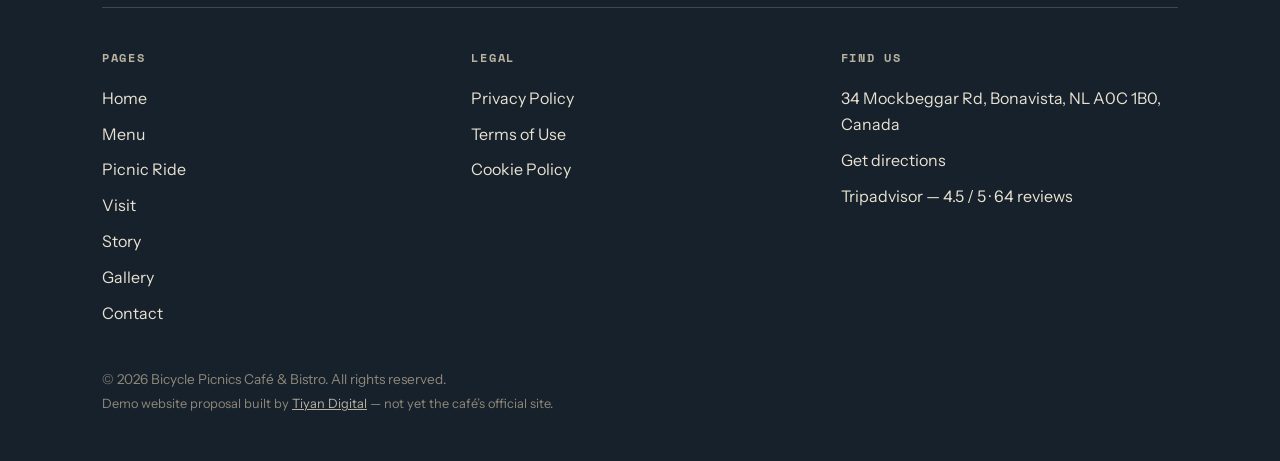
<file: story.html>
<!DOCTYPE html>
<html lang="en-CA" class="no-js">
<head>
<meta charset="utf-8">
<meta name="viewport" content="width=device-width, initial-scale=1">
<title>Our Story — Bicycle Picnics Café & Bistro</title>
<meta name="description" content="A women-owned oceanfront café in Bonavista, Newfoundland — fresh meals, daily baking, bicycles and picnic baskets by the sea.">
<meta property="og:title" content="Our Story — Bicycle Picnics Café & Bistro">
<meta property="og:description" content="A women-owned oceanfront café in Bonavista, Newfoundland — fresh meals, daily baking, bicycles and picnic baskets by the sea.">
<meta property="og:type" content="website">
<meta name="theme-color" content="#fbf7ef">
<link rel="icon" href="data:image/svg+xml,<svg xmlns='http://www.w3.org/2000/svg' viewBox='0 0 48 48'><circle cx='15' cy='32' r='8' fill='none' stroke='%231f6e64' stroke-width='4'/><circle cx='36' cy='32' r='8' fill='none' stroke='%231f6e64' stroke-width='4'/><path d='M15 32 24 18h6l6 14' fill='none' stroke='%231f6e64' stroke-width='4' stroke-linecap='round'/></svg>">
<link rel="preconnect" href="https://fonts.googleapis.com"><link rel="preconnect" href="https://fonts.gstatic.com" crossorigin><link href="https://fonts.googleapis.com/css2?family=Fraunces:ital,opsz,wght@0,9..144,300..700;1,9..144,300..700&family=Instrument+Sans:ital,wght@0,400..700;1,400..700&family=Space+Mono:wght@400;700&display=swap" rel="stylesheet">
<link rel="stylesheet" href="styles.css">

</head>
<body>
<a class="skip" href="#main">Skip to content</a>
<header class="site-head">
  <div class="wrap head-in">
    <a class="brand" href="index.html" aria-label="Bicycle Picnics Café & Bistro — home">
      <svg class="mark" viewBox="0 0 48 48" fill="none" aria-hidden="true">
<circle cx="15" cy="32" r="8" stroke="currentColor" stroke-width="2.5"/>
<circle cx="36" cy="32" r="8" stroke="currentColor" stroke-width="2.5"/>
<path d="M15 32 24 18h6l6 14M24 18l-4-8h7" stroke="currentColor" stroke-width="2.5" stroke-linecap="round" stroke-linejoin="round"/>
<path d="M23 16h9" stroke="currentColor" stroke-width="2.5" stroke-linecap="round"/>
<path d="M30 14h8" stroke="currentColor" stroke-width="2.5" stroke-linecap="round"/>
</svg>
      <span class="brand-word">Bicycle Picnics Café & Bistro</span>
    </a>
    <button class="nav-toggle" aria-expanded="false" aria-controls="site-nav" aria-label="Open menu">
      <span></span><span></span><span></span>
    </button>
    <nav id="site-nav" class="site-nav" aria-label="Primary">
      <ul><li><a href="index.html" class="nav-link">Home</a></li><li><a href="menu.html" class="nav-link">Menu</a></li><li><a href="picnic.html" class="nav-link">Picnic Ride</a></li><li><a href="visit.html" class="nav-link">Visit</a></li><li><a href="story.html" class="nav-link is-active" aria-current="page">Story</a></li><li><a href="gallery.html" class="nav-link">Gallery</a></li><li><a href="contact.html" class="nav-link">Contact</a></li></ul>
      <a class="btn btn-primary nav-cta" href="contact.html">Reserve a Picnic</a>
    </nav>
  </div>
</header>
<main id="main">

<section class="section page-top">
  <div class="wrap">
    <p class="eyebrow mono">Our story</p>
    <h1 class="h-display">A women-owned café,<br>at the edge of<br><em>the Atlantic.</em></h1>
    <p class="lede">Bicycle Picnics Café &amp; Bistro sits oceanfront in Bonavista, Newfoundland — serving fresh sit-in and take-out meals for breakfast, lunch and supper, with daily cookies, cakes and biscuits from the oven.</p>
  </div>
</section>
<section class="section">
  <div class="wrap split">
    <div>
      <h2 class="h2">Why the bicycles?</h2>
      <p class="body">Bonavista is made for slow days — cliffs, lighthouses, salt air. The idea is simple: give people a bicycle, a basket full of good food, and the whole coastline. No itinerary, no hurry — just ride out and picnic wherever the view wins.</p>
      <p class="body">Back at the café, it’s coffee, tea, espresso and soda, vegetarian-friendly and vegan options, and a warm welcome for everyone who walks in.</p>
      <p class="sample-note"><span class="sample-badge" title="Placeholder content — confirm with the café">SAMPLE</span> Our fuller story — founders, dates, milestones — goes here once confirmed with the café. Nothing is invented.</p>
    </div>
    <div class="story-facts">
      <p class="mono facts-h">What we can say for sure</p>
      <ul class="fact-grid">
        <li><span class="fact-h">Oceanfront</span><span class="fact-b">34 Mockbeggar Rd, Bonavista, on the water’s edge.</span></li>
        <li><span class="fact-h">Women-owned</span><span class="fact-b">Listed on Tripadvisor.</span></li>
        <li><span class="fact-h">4.5 / 5</span><span class="fact-b"><a href="https://www.TripAdvisor.ca/Restaurant_Review-g499186-d14901459-Reviews-Bicycle_Picnics_Cafe_Bistro-Bonavista_Newfoundland_Newfoundland_and_Labrador.html" target="_blank" rel="noopener">64 reviews on Tripadvisor</a> — guests love the picnic ride.</span></li>
        <li><span class="fact-h">Canadian café</span><span class="fact-b">Breakfast, lunch, dinner and drinks, daily baking.</span></li>
      </ul>
    </div>
  </div>
</section>

</main>
<footer class="site-foot">
  <div class="wrap">
    <p class="foot-kicker mono">End of the road? Not quite.</p>
    <h2 class="foot-h">Bring the coast<br>back to the table.</h2>
    <p class="foot-sub">Message the café on Facebook to reserve a basket — then ride out and picnic anywhere the view wins.</p>
    <a class="btn btn-primary" href="https://www.facebook.com/bonavistapicnicscafe/" target="_blank" rel="noopener">Message on Facebook</a>
    <div class="foot-grid">
      <div>
        <p class="mono foot-h4">Pages</p>
        <ul class="foot-links">
          <li><a href="index.html">Home</a></li><li><a href="menu.html">Menu</a></li><li><a href="picnic.html">Picnic Ride</a></li><li><a href="visit.html">Visit</a></li><li><a href="story.html">Story</a></li><li><a href="gallery.html">Gallery</a></li><li><a href="contact.html">Contact</a></li>
        </ul>
      </div>
      <div>
        <p class="mono foot-h4">Legal</p>
        <ul class="foot-links">
          <li><a href="privacy.html">Privacy Policy</a></li>
          <li><a href="terms.html">Terms of Use</a></li>
          <li><a href="cookies.html">Cookie Policy</a></li>
        </ul>
      </div>
      <div>
        <p class="mono foot-h4">Find us</p>
        <ul class="foot-links">
          <li>34 Mockbeggar Rd, Bonavista, NL A0C 1B0, Canada</li>
          <li><a href="https://www.google.com/maps/search/?api=1&query=34+Mockbeggar+Rd,+Bonavista,+NL" target="_blank" rel="noopener">Get directions</a></li>
          <li><a href="https://www.TripAdvisor.ca/Restaurant_Review-g499186-d14901459-Reviews-Bicycle_Picnics_Cafe_Bistro-Bonavista_Newfoundland_Newfoundland_and_Labrador.html" target="_blank" rel="noopener">Tripadvisor — 4.5 / 5 · 64 reviews</a></li>
        </ul>
      </div>
    </div>
    <p class="foot-note">© 2026 Bicycle Picnics Café & Bistro. All rights reserved.<br>
    <span class="demo-note">Demo website proposal built by <a href="https://tiyandegital.com">Tiyan Digital</a> — not yet the café’s official site.</span></p>
  </div>
</footer>
<script src="script.js"></script>
</body>
</html>
</file>
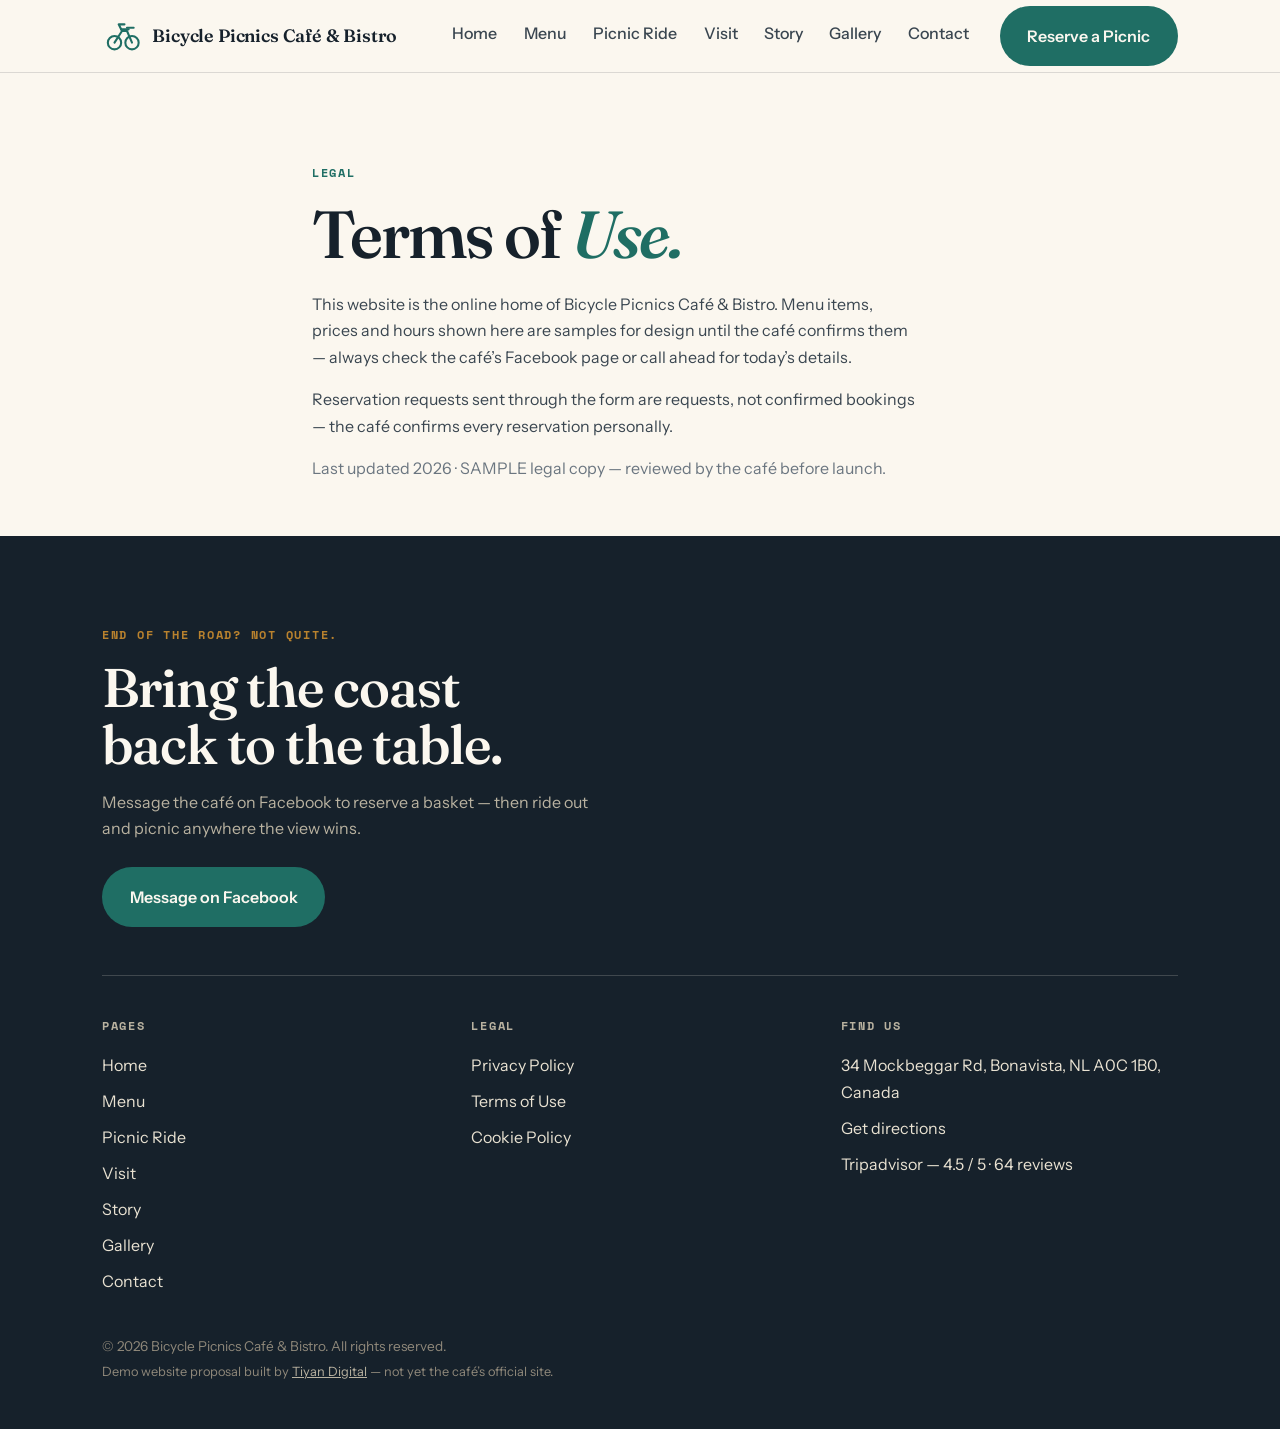
<file: terms.html>
<!DOCTYPE html>
<html lang="en-CA" class="no-js">
<head>
<meta charset="utf-8">
<meta name="viewport" content="width=device-width, initial-scale=1">
<title>Terms of Use — Bicycle Picnics Café & Bistro</title>
<meta name="description" content="Terms of use for the café website.">
<meta property="og:title" content="Terms of Use — Bicycle Picnics Café & Bistro">
<meta property="og:description" content="Terms of use for the café website.">
<meta property="og:type" content="website">
<meta name="theme-color" content="#fbf7ef">
<link rel="icon" href="data:image/svg+xml,<svg xmlns='http://www.w3.org/2000/svg' viewBox='0 0 48 48'><circle cx='15' cy='32' r='8' fill='none' stroke='%231f6e64' stroke-width='4'/><circle cx='36' cy='32' r='8' fill='none' stroke='%231f6e64' stroke-width='4'/><path d='M15 32 24 18h6l6 14' fill='none' stroke='%231f6e64' stroke-width='4' stroke-linecap='round'/></svg>">
<link rel="preconnect" href="https://fonts.googleapis.com"><link rel="preconnect" href="https://fonts.gstatic.com" crossorigin><link href="https://fonts.googleapis.com/css2?family=Fraunces:ital,opsz,wght@0,9..144,300..700;1,9..144,300..700&family=Instrument+Sans:ital,wght@0,400..700;1,400..700&family=Space+Mono:wght@400;700&display=swap" rel="stylesheet">
<link rel="stylesheet" href="styles.css">

</head>
<body>
<a class="skip" href="#main">Skip to content</a>
<header class="site-head">
  <div class="wrap head-in">
    <a class="brand" href="index.html" aria-label="Bicycle Picnics Café & Bistro — home">
      <svg class="mark" viewBox="0 0 48 48" fill="none" aria-hidden="true">
<circle cx="15" cy="32" r="8" stroke="currentColor" stroke-width="2.5"/>
<circle cx="36" cy="32" r="8" stroke="currentColor" stroke-width="2.5"/>
<path d="M15 32 24 18h6l6 14M24 18l-4-8h7" stroke="currentColor" stroke-width="2.5" stroke-linecap="round" stroke-linejoin="round"/>
<path d="M23 16h9" stroke="currentColor" stroke-width="2.5" stroke-linecap="round"/>
<path d="M30 14h8" stroke="currentColor" stroke-width="2.5" stroke-linecap="round"/>
</svg>
      <span class="brand-word">Bicycle Picnics Café & Bistro</span>
    </a>
    <button class="nav-toggle" aria-expanded="false" aria-controls="site-nav" aria-label="Open menu">
      <span></span><span></span><span></span>
    </button>
    <nav id="site-nav" class="site-nav" aria-label="Primary">
      <ul><li><a href="index.html" class="nav-link">Home</a></li><li><a href="menu.html" class="nav-link">Menu</a></li><li><a href="picnic.html" class="nav-link">Picnic Ride</a></li><li><a href="visit.html" class="nav-link">Visit</a></li><li><a href="story.html" class="nav-link">Story</a></li><li><a href="gallery.html" class="nav-link">Gallery</a></li><li><a href="contact.html" class="nav-link">Contact</a></li></ul>
      <a class="btn btn-primary nav-cta" href="contact.html">Reserve a Picnic</a>
    </nav>
  </div>
</header>
<main id="main">

<section class="section page-top"><div class="wrap narrow">
<p class="eyebrow mono">Legal</p><h1 class="h-display">Terms of <em>Use.</em></h1>
<p class="body">This website is the online home of Bicycle Picnics Café & Bistro. Menu items, prices and hours shown here are samples for design until the café confirms them — always check the café’s Facebook page or call ahead for today’s details.</p>
<p class="body">Reservation requests sent through the form are requests, not confirmed bookings — the café confirms every reservation personally.</p>
<p class="body quiet">Last updated 2026 · SAMPLE legal copy — reviewed by the café before launch.</p>
</div></section>
</main>
<footer class="site-foot">
  <div class="wrap">
    <p class="foot-kicker mono">End of the road? Not quite.</p>
    <h2 class="foot-h">Bring the coast<br>back to the table.</h2>
    <p class="foot-sub">Message the café on Facebook to reserve a basket — then ride out and picnic anywhere the view wins.</p>
    <a class="btn btn-primary" href="https://www.facebook.com/bonavistapicnicscafe/" target="_blank" rel="noopener">Message on Facebook</a>
    <div class="foot-grid">
      <div>
        <p class="mono foot-h4">Pages</p>
        <ul class="foot-links">
          <li><a href="index.html">Home</a></li><li><a href="menu.html">Menu</a></li><li><a href="picnic.html">Picnic Ride</a></li><li><a href="visit.html">Visit</a></li><li><a href="story.html">Story</a></li><li><a href="gallery.html">Gallery</a></li><li><a href="contact.html">Contact</a></li>
        </ul>
      </div>
      <div>
        <p class="mono foot-h4">Legal</p>
        <ul class="foot-links">
          <li><a href="privacy.html">Privacy Policy</a></li>
          <li><a href="terms.html">Terms of Use</a></li>
          <li><a href="cookies.html">Cookie Policy</a></li>
        </ul>
      </div>
      <div>
        <p class="mono foot-h4">Find us</p>
        <ul class="foot-links">
          <li>34 Mockbeggar Rd, Bonavista, NL A0C 1B0, Canada</li>
          <li><a href="https://www.google.com/maps/search/?api=1&query=34+Mockbeggar+Rd,+Bonavista,+NL" target="_blank" rel="noopener">Get directions</a></li>
          <li><a href="https://www.TripAdvisor.ca/Restaurant_Review-g499186-d14901459-Reviews-Bicycle_Picnics_Cafe_Bistro-Bonavista_Newfoundland_Newfoundland_and_Labrador.html" target="_blank" rel="noopener">Tripadvisor — 4.5 / 5 · 64 reviews</a></li>
        </ul>
      </div>
    </div>
    <p class="foot-note">© 2026 Bicycle Picnics Café & Bistro. All rights reserved.<br>
    <span class="demo-note">Demo website proposal built by <a href="https://tiyandegital.com">Tiyan Digital</a> — not yet the café’s official site.</span></p>
  </div>
</footer>
<script src="script.js"></script>
</body>
</html>
</file>
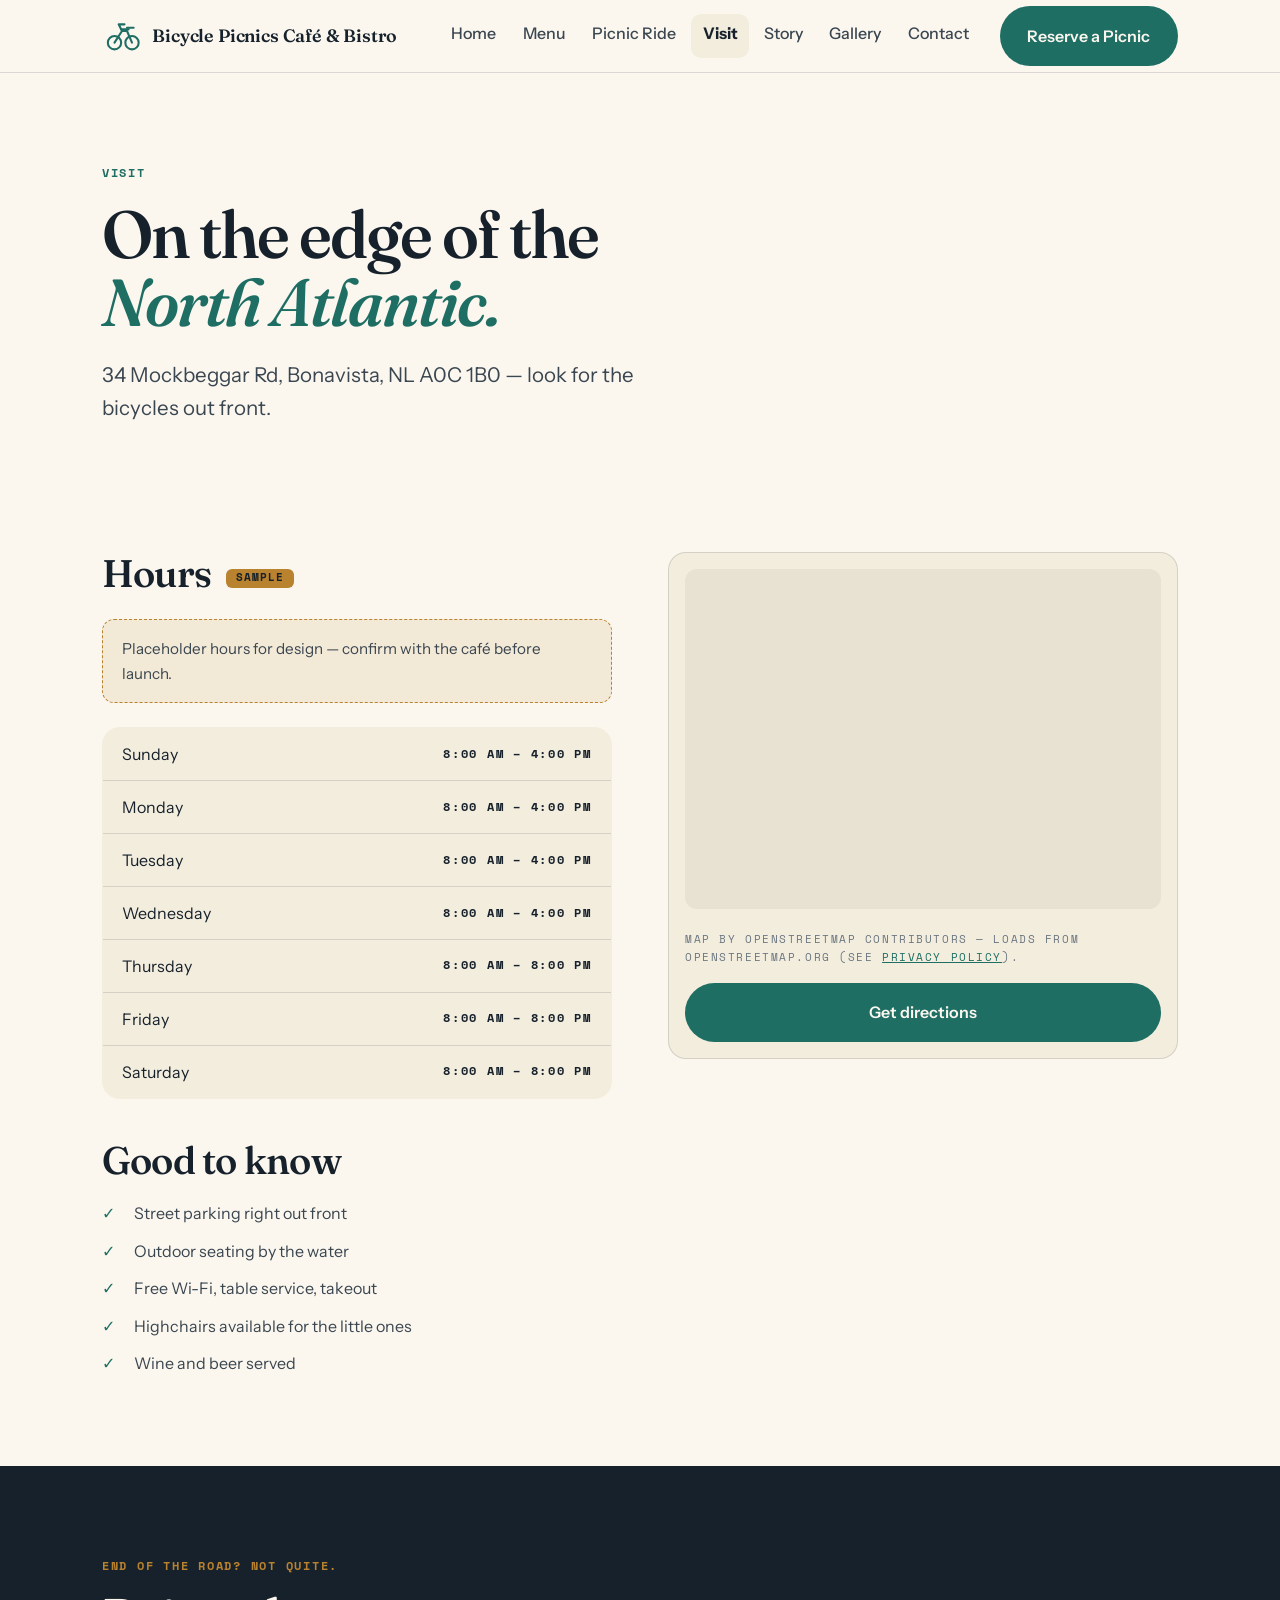
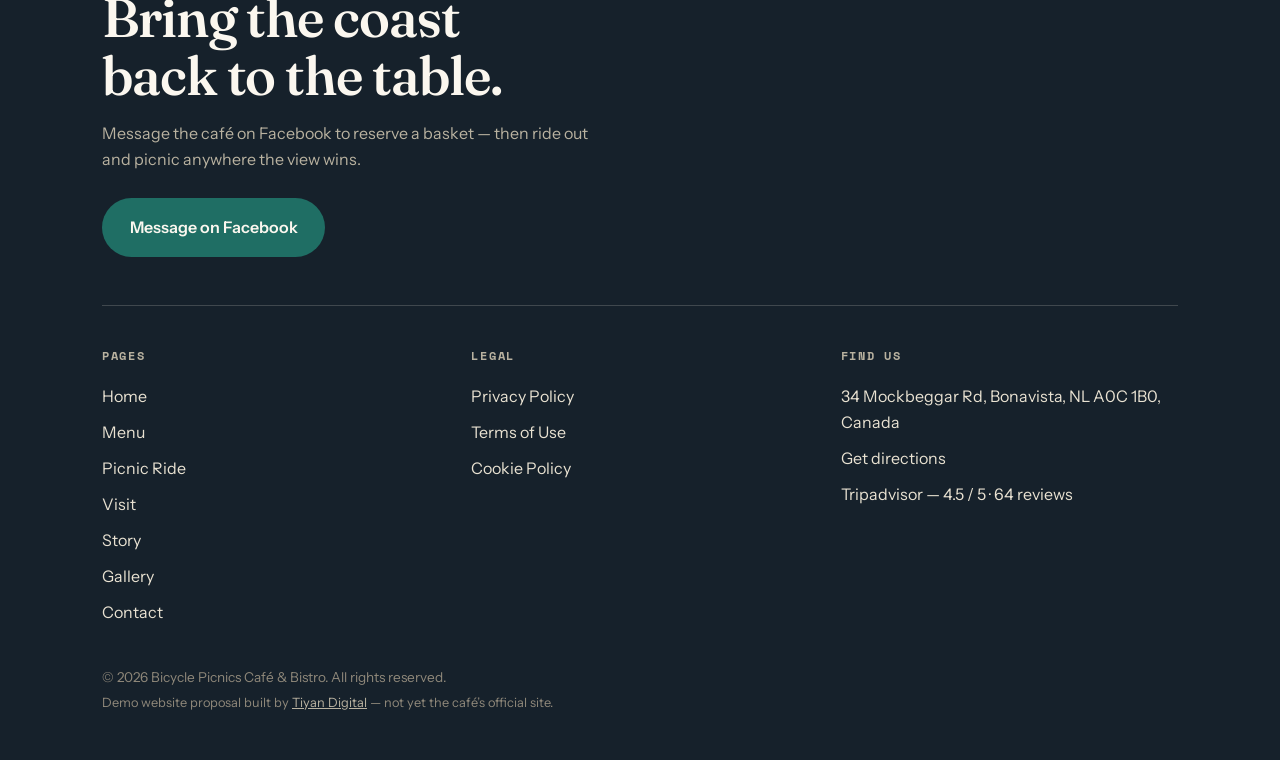
<file: visit.html>
<!DOCTYPE html>
<html lang="en-CA" class="no-js">
<head>
<meta charset="utf-8">
<meta name="viewport" content="width=device-width, initial-scale=1">
<title>Visit & Find Us — Bicycle Picnics Café & Bistro</title>
<meta name="description" content="Find the café at 34 Mockbeggar Rd, Bonavista, NL. Hours, parking and directions.">
<meta property="og:title" content="Visit & Find Us — Bicycle Picnics Café & Bistro">
<meta property="og:description" content="Find the café at 34 Mockbeggar Rd, Bonavista, NL. Hours, parking and directions.">
<meta property="og:type" content="website">
<meta name="theme-color" content="#fbf7ef">
<link rel="icon" href="data:image/svg+xml,<svg xmlns='http://www.w3.org/2000/svg' viewBox='0 0 48 48'><circle cx='15' cy='32' r='8' fill='none' stroke='%231f6e64' stroke-width='4'/><circle cx='36' cy='32' r='8' fill='none' stroke='%231f6e64' stroke-width='4'/><path d='M15 32 24 18h6l6 14' fill='none' stroke='%231f6e64' stroke-width='4' stroke-linecap='round'/></svg>">
<link rel="preconnect" href="https://fonts.googleapis.com"><link rel="preconnect" href="https://fonts.gstatic.com" crossorigin><link href="https://fonts.googleapis.com/css2?family=Fraunces:ital,opsz,wght@0,9..144,300..700;1,9..144,300..700&family=Instrument+Sans:ital,wght@0,400..700;1,400..700&family=Space+Mono:wght@400;700&display=swap" rel="stylesheet">
<link rel="stylesheet" href="styles.css">
<meta name="geo.region" content="CA-NL"><meta name="geo.placename" content="Bonavista">
</head>
<body>
<a class="skip" href="#main">Skip to content</a>
<header class="site-head">
  <div class="wrap head-in">
    <a class="brand" href="index.html" aria-label="Bicycle Picnics Café & Bistro — home">
      <svg class="mark" viewBox="0 0 48 48" fill="none" aria-hidden="true">
<circle cx="15" cy="32" r="8" stroke="currentColor" stroke-width="2.5"/>
<circle cx="36" cy="32" r="8" stroke="currentColor" stroke-width="2.5"/>
<path d="M15 32 24 18h6l6 14M24 18l-4-8h7" stroke="currentColor" stroke-width="2.5" stroke-linecap="round" stroke-linejoin="round"/>
<path d="M23 16h9" stroke="currentColor" stroke-width="2.5" stroke-linecap="round"/>
<path d="M30 14h8" stroke="currentColor" stroke-width="2.5" stroke-linecap="round"/>
</svg>
      <span class="brand-word">Bicycle Picnics Café & Bistro</span>
    </a>
    <button class="nav-toggle" aria-expanded="false" aria-controls="site-nav" aria-label="Open menu">
      <span></span><span></span><span></span>
    </button>
    <nav id="site-nav" class="site-nav" aria-label="Primary">
      <ul><li><a href="index.html" class="nav-link">Home</a></li><li><a href="menu.html" class="nav-link">Menu</a></li><li><a href="picnic.html" class="nav-link">Picnic Ride</a></li><li><a href="visit.html" class="nav-link is-active" aria-current="page">Visit</a></li><li><a href="story.html" class="nav-link">Story</a></li><li><a href="gallery.html" class="nav-link">Gallery</a></li><li><a href="contact.html" class="nav-link">Contact</a></li></ul>
      <a class="btn btn-primary nav-cta" href="contact.html">Reserve a Picnic</a>
    </nav>
  </div>
</header>
<main id="main">

<section class="section page-top">
  <div class="wrap">
    <p class="eyebrow mono">Visit</p>
    <h1 class="h-display">On the edge of the<br><em>North Atlantic.</em></h1>
    <p class="lede">34 Mockbeggar Rd, Bonavista, NL A0C 1B0 — look for the bicycles out front.</p>
  </div>
</section>
<section class="section">
  <div class="wrap visit-grid">
    <div>
      <h2 class="h2">Hours <span class="sample-badge" title="Placeholder content — confirm with the café">SAMPLE</span></h2>
      <p class="sample-note">Placeholder hours for design — confirm with the café before launch.</p>
      <table class="hours"><tbody><tr><td>Sunday</td><td class="mono">8:00 AM – 4:00 PM</td></tr><tr><td>Monday</td><td class="mono">8:00 AM – 4:00 PM</td></tr><tr><td>Tuesday</td><td class="mono">8:00 AM – 4:00 PM</td></tr><tr><td>Wednesday</td><td class="mono">8:00 AM – 4:00 PM</td></tr><tr><td>Thursday</td><td class="mono">8:00 AM – 8:00 PM</td></tr><tr><td>Friday</td><td class="mono">8:00 AM – 8:00 PM</td></tr><tr><td>Saturday</td><td class="mono">8:00 AM – 8:00 PM</td></tr></tbody></table>
      <h2 class="h2" style="margin-top:2.5rem">Good to know</h2>
      <ul class="check-list">
        <li>Street parking right out front</li>
        <li>Outdoor seating by the water</li>
        <li>Free Wi-Fi, table service, takeout</li>
        <li>Highchairs available for the little ones</li>
        <li>Wine and beer served</li>
      </ul>
    </div>
    <div class="map-card">
      <iframe title="Map — 34 Mockbeggar Rd, Bonavista, NL"
        src="https://www.openstreetmap.org/export/embed.html?bbox=-53.1350%2C48.6500%2C-53.1000%2C48.6720&layer=mapnik&marker=48.6610%2C-53.1175"
        loading="lazy" referrerpolicy="no-referrer-when-downgrade"></iframe>
      <p class="mono map-cap">Map by OpenStreetMap contributors — loads from openstreetmap.org (see <a href="privacy.html">Privacy Policy</a>).</p>
      <a class="btn btn-primary" href="https://www.google.com/maps/search/?api=1&query=34+Mockbeggar+Rd,+Bonavista,+NL" target="_blank" rel="noopener">Get directions</a>
    </div>
  </div>
</section>

</main>
<footer class="site-foot">
  <div class="wrap">
    <p class="foot-kicker mono">End of the road? Not quite.</p>
    <h2 class="foot-h">Bring the coast<br>back to the table.</h2>
    <p class="foot-sub">Message the café on Facebook to reserve a basket — then ride out and picnic anywhere the view wins.</p>
    <a class="btn btn-primary" href="https://www.facebook.com/bonavistapicnicscafe/" target="_blank" rel="noopener">Message on Facebook</a>
    <div class="foot-grid">
      <div>
        <p class="mono foot-h4">Pages</p>
        <ul class="foot-links">
          <li><a href="index.html">Home</a></li><li><a href="menu.html">Menu</a></li><li><a href="picnic.html">Picnic Ride</a></li><li><a href="visit.html">Visit</a></li><li><a href="story.html">Story</a></li><li><a href="gallery.html">Gallery</a></li><li><a href="contact.html">Contact</a></li>
        </ul>
      </div>
      <div>
        <p class="mono foot-h4">Legal</p>
        <ul class="foot-links">
          <li><a href="privacy.html">Privacy Policy</a></li>
          <li><a href="terms.html">Terms of Use</a></li>
          <li><a href="cookies.html">Cookie Policy</a></li>
        </ul>
      </div>
      <div>
        <p class="mono foot-h4">Find us</p>
        <ul class="foot-links">
          <li>34 Mockbeggar Rd, Bonavista, NL A0C 1B0, Canada</li>
          <li><a href="https://www.google.com/maps/search/?api=1&query=34+Mockbeggar+Rd,+Bonavista,+NL" target="_blank" rel="noopener">Get directions</a></li>
          <li><a href="https://www.TripAdvisor.ca/Restaurant_Review-g499186-d14901459-Reviews-Bicycle_Picnics_Cafe_Bistro-Bonavista_Newfoundland_Newfoundland_and_Labrador.html" target="_blank" rel="noopener">Tripadvisor — 4.5 / 5 · 64 reviews</a></li>
        </ul>
      </div>
    </div>
    <p class="foot-note">© 2026 Bicycle Picnics Café & Bistro. All rights reserved.<br>
    <span class="demo-note">Demo website proposal built by <a href="https://tiyandegital.com">Tiyan Digital</a> — not yet the café’s official site.</span></p>
  </div>
</footer>
<script src="script.js"></script>
</body>
</html>
</file>
<file: styles.css>
/* Bicycle Picnics Café & Bistro — proposal site
   Design tokens per DESIGN.md: paper canvas, ink navy, sea-glass accent,
   rope gold sparing. Fraunces display / Instrument Sans body / Space Mono labels. */
:root{
  --canvas:#fbf7ef;
  --surface:#f3edde;
  --ink:#16212b;
  --body:#3a4650;
  --muted:#6b7680;
  --line:rgba(22,33,43,.14);
  --accent:#1f6e64;
  --accent-ink:#fbf7ef;
  --gold:#b9822e;
  --radius:18px;
  --wrap:1140px;
  --pad:clamp(16px,4vw,32px);
  --ease:cubic-bezier(0.16,1,0.3,1);
}
*{box-sizing:border-box}
html{scroll-behavior:smooth}
body{
  margin:0;background:var(--canvas);color:var(--body);
  font-family:"Instrument Sans",system-ui,-apple-system,"Segoe UI",sans-serif;
  font-size:clamp(16px,1.1vw,18px);line-height:1.65;
  -webkit-font-smoothing:antialiased;
}
body::before{content:"";display:block;height:0} /* first CSS rule keeps bg painted — no white flash */
::selection{background:var(--accent);color:var(--accent-ink)}
img,svg{max-width:100%}
a{color:var(--accent)}
:focus-visible{outline:3px solid var(--accent);outline-offset:3px;border-radius:4px}

.wrap{max-width:var(--wrap);margin:0 auto;padding:0 var(--pad)}
.narrow{max-width:720px}
.mono{font-family:"Space Mono",ui-monospace,monospace;font-size:.78rem;letter-spacing:.14em;text-transform:uppercase}

/* ---------- header ---------- */
.skip{position:absolute;left:-9999px;top:0;background:var(--ink);color:var(--canvas);padding:.6rem 1rem;z-index:99}
.skip:focus{left:0}
.site-head{position:sticky;top:0;z-index:50;background:color-mix(in srgb,var(--canvas) 92%,transparent);backdrop-filter:blur(10px);border-bottom:1px solid var(--line)}
.head-in{display:flex;align-items:center;gap:1rem;min-height:72px}
.brand{display:flex;align-items:center;gap:.65rem;text-decoration:none;color:var(--ink);margin-right:auto}
.mark{width:40px;height:40px;color:var(--accent);flex:none}
.brand-word{font-family:Fraunces,Georgia,serif;font-weight:600;font-size:1.12rem;letter-spacing:-.01em;line-height:1.2}
.site-nav{display:flex;align-items:center;gap:1.25rem}
.site-nav ul{display:flex;gap:.25rem;list-style:none;margin:0;padding:0}
.nav-link{display:inline-block;padding:.65rem .7rem;text-decoration:none;color:var(--body);border-radius:10px;font-weight:500;min-height:44px;line-height:1.2}
.nav-link:hover{background:var(--surface);color:var(--ink)}
.nav-link.is-active{color:var(--ink);background:var(--surface);font-weight:700}
.nav-toggle{display:none;background:none;border:1px solid var(--line);border-radius:10px;width:46px;height:46px;cursor:pointer;position:relative}
.nav-toggle span{display:block;width:22px;height:2px;background:var(--ink);margin:5px auto;border-radius:2px}

/* ---------- buttons ---------- */
.btn{display:inline-flex;align-items:center;justify-content:center;gap:.5rem;padding:.9rem 1.6rem;border-radius:999px;
  font-weight:600;font-size:1rem;text-decoration:none;cursor:pointer;border:2px solid transparent;min-height:48px;transition:transform .18s var(--ease),background .18s,box-shadow .18s}
.btn-primary{background:var(--accent);color:var(--accent-ink)}
.btn-primary:hover{transform:scale(1.03);box-shadow:0 6px 20px rgba(31,110,100,.28)}
.btn-primary:active{transform:scale(.97)}
.btn-ghost{border-color:var(--ink);color:var(--ink);background:transparent}
.btn-ghost:hover{background:var(--ink);color:var(--canvas)}
.cta-row{display:flex;gap:.9rem;flex-wrap:wrap;margin-top:1.75rem}
.cta-row.center{justify-content:center}

/* ---------- hero ---------- */
.hero{padding:clamp(56px,8vw,110px) 0 clamp(48px,6vw,80px)}
.hero-grid{display:grid;grid-template-columns:1.05fr .95fr;gap:clamp(2rem,5vw,4.5rem);align-items:center}
.eyebrow{color:var(--accent);margin:0 0 1.1rem;font-weight:700}
.h-display{font-family:Fraunces,Georgia,serif;font-weight:560;color:var(--ink);
  font-size:clamp(2.4rem,5.2vw,4.6rem);line-height:1.02;letter-spacing:-.03em;margin:0 0 1.4rem}
.h-display em{font-style:italic;color:var(--accent)}
.h2{font-family:Fraunces,Georgia,serif;font-weight:560;color:var(--ink);font-size:clamp(1.7rem,3vw,2.5rem);line-height:1.1;letter-spacing:-.02em;margin:0 0 1rem}
.h3{font-family:Fraunces,Georgia,serif;font-weight:600;color:var(--ink);font-size:1.35rem;margin:0 0 .6rem}
.lede{font-size:clamp(1.08rem,1.6vw,1.3rem);line-height:1.6;color:var(--body);max-width:34rem;margin:0}
.body{max-width:38rem}
.center{text-align:center}.center-narrow{max-width:640px;margin:0 auto;text-align:center}
.center-narrow .body{margin-left:auto;margin-right:auto}
.quiet{color:var(--muted)}

.route-card{background:var(--surface);border:1px solid var(--line);border-radius:var(--radius);padding:clamp(1rem,2.5vw,1.75rem);transform:rotate(1.2deg)}
.route-svg{width:100%;height:auto;display:block;color:var(--ink)}
.route-card figcaption{margin-top:.8rem;color:var(--muted);font-size:.72rem;letter-spacing:.12em}
.wp-label{font-family:"Space Mono",monospace;font-size:11px;letter-spacing:.12em;fill:var(--ink)}
.route-path{stroke-dashoffset:0}

/* ---------- marquee ---------- */
.marquee{border-top:1px solid var(--line);border-bottom:1px solid var(--line);background:var(--ink);color:var(--canvas);overflow:hidden;padding:.9rem 0}
.marquee-track{display:flex;gap:2.2rem;width:max-content;animation:mq 28s linear infinite;white-space:nowrap}
.marquee-track i{color:var(--gold);font-style:normal}
@keyframes mq{to{transform:translateX(-50%)}}

/* ---------- sections ---------- */
.section{padding:clamp(56px,7vw,110px) 0}
.section.alt{background:var(--surface);border-top:1px solid var(--line);border-bottom:1px solid var(--line)}
.page-top{padding-bottom:clamp(24px,3vw,44px)}
.split{display:grid;grid-template-columns:1fr 1fr;gap:clamp(2rem,5vw,4rem);align-items:start}

.fact-grid{list-style:none;margin:2.5rem 0 0;padding:0;display:grid;grid-template-columns:repeat(2,1fr);gap:1px;background:var(--line);border:1px solid var(--line);border-radius:var(--radius);overflow:hidden}
.fact-grid li{background:var(--canvas);padding:1.6rem}
.section.alt .fact-grid li{background:var(--surface)}
.fact-h{display:block;font-family:Fraunces,serif;font-weight:600;color:var(--ink);font-size:1.15rem;margin-bottom:.35rem}
.fact-b{font-size:.95rem;color:var(--body)}

.trust-strip{display:grid;grid-template-columns:repeat(3,auto);gap:1.5rem;margin:2.25rem 0 0;justify-content:start}
.trust-strip dt{color:var(--accent);font-weight:700;margin-bottom:.3rem}
.trust-strip dd{margin:0;color:var(--ink);font-weight:600;font-size:.95rem}
.trust-strip dd a{color:var(--ink)}

/* sample honesty layer */
.sample-badge{display:inline-block;background:var(--gold);color:#16212b;font-family:"Space Mono",monospace;
  font-size:.68rem;font-weight:700;letter-spacing:.1em;padding:.22rem .6rem;border-radius:6px;vertical-align:middle;margin-left:.5rem}
.sample-note{background:rgba(185,130,46,.12);border:1px dashed var(--gold);border-radius:12px;padding:1rem 1.2rem;margin:1.5rem 0;font-size:.95rem;color:var(--body)}

/* menu */
.menu-grid{display:grid;grid-template-columns:repeat(2,1fr);gap:clamp(1.5rem,3vw,2.5rem)}
.menu-block{background:var(--surface);border:1px solid var(--line);border-radius:var(--radius);padding:clamp(1.4rem,2.5vw,2.2rem)}
.menu-list{list-style:none;margin:1.2rem 0 0;padding:0}
.mi{display:flex;align-items:baseline;gap:.7rem;padding:.65rem 0;border-bottom:1px dotted var(--line)}
.mi:last-child{border-bottom:0}
.mi-name{font-weight:600;color:var(--ink)}
.mi-dots{flex:1;border-bottom:2px dotted var(--muted);opacity:.5;transform:translateY(-4px)}
.mi-price{font-weight:700;color:var(--accent);white-space:nowrap}

/* picnic route page */
.route-grid{display:grid;grid-template-columns:.95fr 1.05fr;gap:clamp(2rem,5vw,4rem);align-items:center}
.waypoints{list-style:none;margin:0;padding:0;display:grid;gap:1.6rem}
.waypoint{display:flex;gap:1.25rem;background:var(--surface);border:1px solid var(--line);border-radius:var(--radius);padding:1.5rem}
.wp-num{font-weight:700;color:var(--gold);font-size:1.6rem;line-height:1}
.basket-grid{list-style:none;margin:2rem 0 0;padding:0;display:grid;grid-template-columns:repeat(4,1fr);gap:1rem}
.basket-grid li{background:var(--canvas);border:1px solid var(--line);border-radius:14px;padding:1.3rem}
.basket-h{display:block;font-family:Fraunces,serif;font-weight:600;color:var(--ink);font-size:1.1rem;margin-bottom:.3rem}
.basket-b{font-size:.93rem}

/* visit */
.visit-grid{display:grid;grid-template-columns:1fr 1fr;gap:clamp(2rem,5vw,3.5rem);align-items:start}
.hours{width:100%;border-collapse:collapse;background:var(--surface);border:1px solid var(--line);border-radius:var(--radius);overflow:hidden}
.hours td{padding:.8rem 1.2rem;border-bottom:1px solid var(--line);color:var(--ink)}
.hours tr:last-child td{border-bottom:0}
.hours td:last-child{text-align:right;font-weight:700}
.check-list{list-style:none;margin:1.2rem 0 0;padding:0;display:grid;gap:.7rem}
.check-list li{padding-left:2rem;position:relative}
.check-list li::before{content:"✓";position:absolute;left:0;color:var(--accent);font-weight:700}
.map-card{background:var(--surface);border:1px solid var(--line);border-radius:var(--radius);padding:1rem}
.map-card iframe{width:100%;height:340px;border:0;border-radius:12px;background:#e8e2d2}
.map-cap{font-size:.7rem;color:var(--muted);margin:.8rem 0 1rem}
.map-card .btn{width:100%}

/* story */
.story-facts .facts-h{color:var(--accent);font-weight:700;margin:0 0 1rem}
.art-label{font-family:"Space Mono",monospace;font-size:13px;letter-spacing:.1em}
.art-cap{font-size:.72rem;color:var(--muted);text-align:center;margin-top:.6rem}
.basket-art .art{width:100%;height:auto}

/* gallery */
.gallery-grid{display:grid;grid-template-columns:repeat(2,1fr);gap:clamp(1.25rem,3vw,2rem)}
.g-item{background:var(--surface);border:1px solid var(--line);border-radius:var(--radius);overflow:hidden;transition:transform .25s var(--ease)}
.g-item:hover{transform:translateY(-6px)}
.g-art{width:100%;height:auto;display:block}
.g-item figcaption{padding:1.1rem 1.4rem}
.g-item figcaption strong{display:block;font-family:Fraunces,serif;color:var(--ink);font-size:1.15rem}
.g-cap{display:block;margin-top:.3rem;font-size:.68rem;color:var(--muted)}

/* contact */
.contact-grid{display:grid;grid-template-columns:1.2fr .8fr;gap:clamp(2rem,5vw,3.5rem);align-items:start}
.cform{background:var(--surface);border:1px solid var(--line);border-radius:var(--radius);padding:clamp(1.4rem,3vw,2.4rem)}
.form-note{background:rgba(185,130,46,.12);border:1px dashed var(--gold);border-radius:10px;padding:.8rem 1rem;font-size:.88rem;margin:0 0 1.5rem}
.frow{display:grid;grid-template-columns:1fr 1fr;gap:1rem}
.field{margin-bottom:1.15rem}
.field label{display:block;font-weight:600;color:var(--ink);margin-bottom:.4rem;font-size:.95rem}
.field input,.field select,.field textarea{width:100%;padding:.85rem 1rem;border:1.5px solid var(--line);border-radius:12px;background:var(--canvas);
  font:inherit;font-size:1rem;color:var(--ink);min-height:52px}
.field input:focus,.field select:focus,.field textarea:focus{border-color:var(--accent);outline:3px solid rgba(31,110,100,.25)}
.field.consent{display:flex;gap:.8rem;align-items:flex-start}
.field.consent input{width:24px;height:24px;min-height:0;flex:none;margin-top:2px;accent-color:var(--accent)}
.field.consent label{font-weight:400;font-size:.92rem}
.err{display:block;color:#a33b2e;font-size:.85rem;margin-top:.35rem;min-height:1.2em}
.form-ok{background:rgba(31,110,100,.12);border:1px solid var(--accent);border-radius:10px;padding:1rem;font-weight:600;color:var(--ink);margin-top:1rem}
.contact-side .h3{margin-top:0}

/* ---------- footer ---------- */
.site-foot{background:var(--ink);color:#e9e2d2;margin-top:0;padding:clamp(56px,7vw,96px) 0 2rem}
.foot-kicker{color:var(--gold);font-weight:700;margin:0 0 .8rem}
.foot-h{font-family:Fraunces,serif;font-weight:560;font-size:clamp(2rem,4.5vw,3.4rem);line-height:1.05;letter-spacing:-.02em;color:var(--canvas);margin:0 0 1rem}
.foot-sub{max-width:32rem;color:#b9b2a0;margin:0 0 1.6rem}
.site-foot .btn-primary{margin-bottom:3rem}
.foot-grid{display:grid;grid-template-columns:repeat(3,1fr);gap:2rem;border-top:1px solid rgba(251,247,239,.18);padding-top:2.5rem;margin-bottom:2.5rem}
.foot-h4{color:#b9b2a0;margin:0 0 1rem;font-weight:700}
.foot-links{list-style:none;margin:0;padding:0;display:grid;gap:.6rem;color:#e9e2d2}
.foot-links a{color:#e9e2d2;text-decoration:none}
.foot-links a:hover{text-decoration:underline;color:#fff}
.foot-note{color:#8f887a;font-size:.85rem;line-height:1.8}
.foot-note a{color:#b9b2a0}
.demo-note{font-size:.8rem}

/* ---------- motion ---------- */
.reveal{opacity:0;transform:translateY(24px);transition:opacity .8s var(--ease),transform .8s var(--ease)}
.reveal.in{opacity:1;transform:none}
.reveal-mask .line{display:block;overflow:hidden}
.reveal-mask .line>span{display:block;opacity:0;transform:translateY(100%);transition:transform .9s var(--ease),opacity .6s var(--ease)}
.reveal-mask.in .line>span{opacity:1;transform:none}
.reveal-mask.in .line:nth-child(2)>span{transition-delay:.12s}
.reveal-mask.in .line:nth-child(3)>span{transition-delay:.24s}
.no-js .reveal,.no-js .reveal-mask .line>span{opacity:1;transform:none}

/* ---------- responsive: phone is a second composition ---------- */
@media (max-width:900px){
  .hero-grid,.split,.route-grid,.visit-grid,.contact-grid{grid-template-columns:1fr}
  .menu-grid,.gallery-grid{grid-template-columns:1fr}
  .basket-grid{grid-template-columns:repeat(2,1fr)}
  .trust-strip{grid-template-columns:1fr 1fr}
  .foot-grid{grid-template-columns:1fr 1fr}
  .route-card{transform:none}
}
@media (max-width:640px){
  .brand-word{font-size:.95rem}
  .nav-toggle{display:block}
  .site-nav{position:absolute;top:72px;left:0;right:0;background:var(--canvas);border-bottom:1px solid var(--line);
    flex-direction:column;align-items:stretch;padding:1rem var(--pad) 1.25rem;display:none;box-shadow:0 20px 40px rgba(22,33,43,.12)}
  .site-nav.open{display:flex}
  .site-nav ul{flex-direction:column}
  .nav-link{display:block;padding:.9rem .5rem}
  .nav-cta{margin-top:.5rem}
  .hero{padding:44px 0}
  .h-display{font-size:clamp(2.1rem,10vw,2.8rem)}
  .frow{grid-template-columns:1fr}
  .basket-grid{grid-template-columns:1fr}
  .trust-strip{grid-template-columns:1fr}
  .foot-grid{grid-template-columns:1fr}
  .fact-grid{grid-template-columns:1fr}
  .marquee-track{animation-duration:20s}
}
@media (prefers-reduced-motion:reduce){
  *,*::before,*::after{animation-duration:.01ms!important;transition-duration:.01ms!important}
  .reveal,.reveal-mask .line>span{opacity:1!important;transform:none!important}
  html{scroll-behavior:auto}
}
</file>
